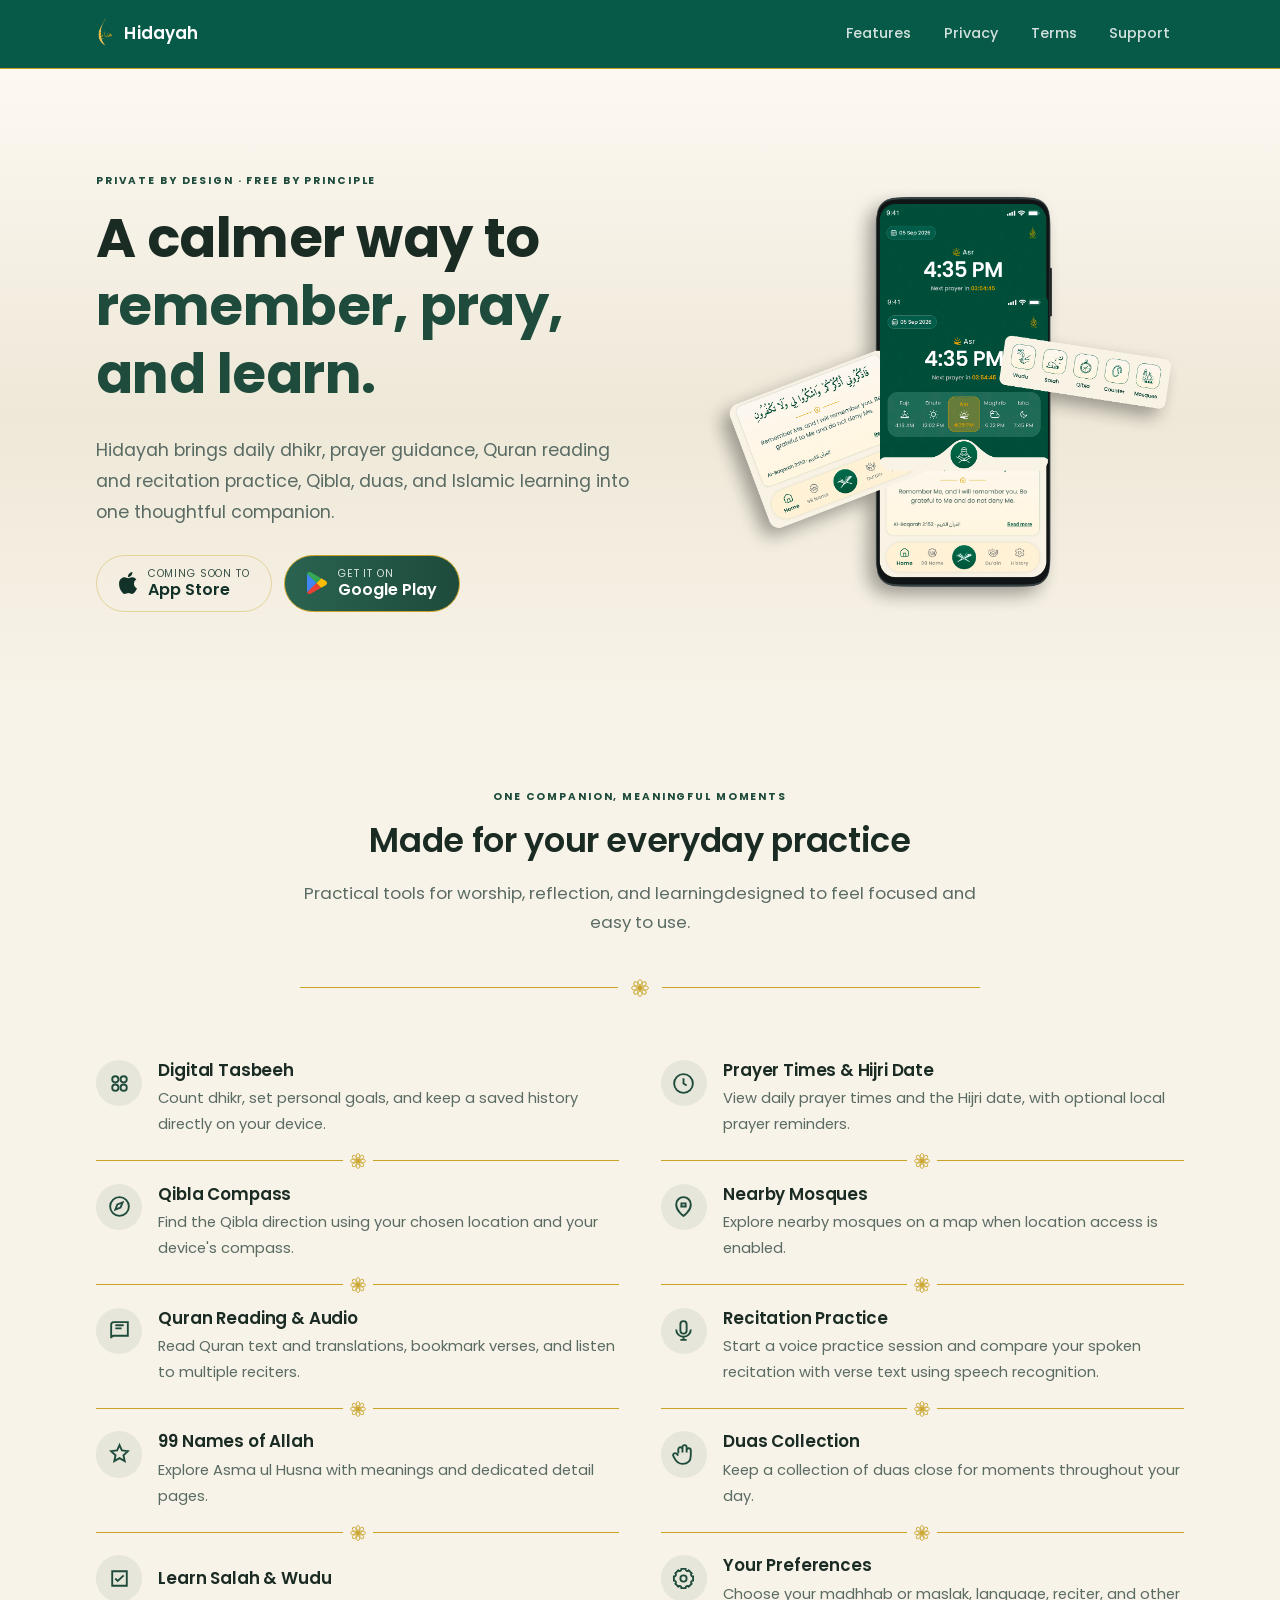
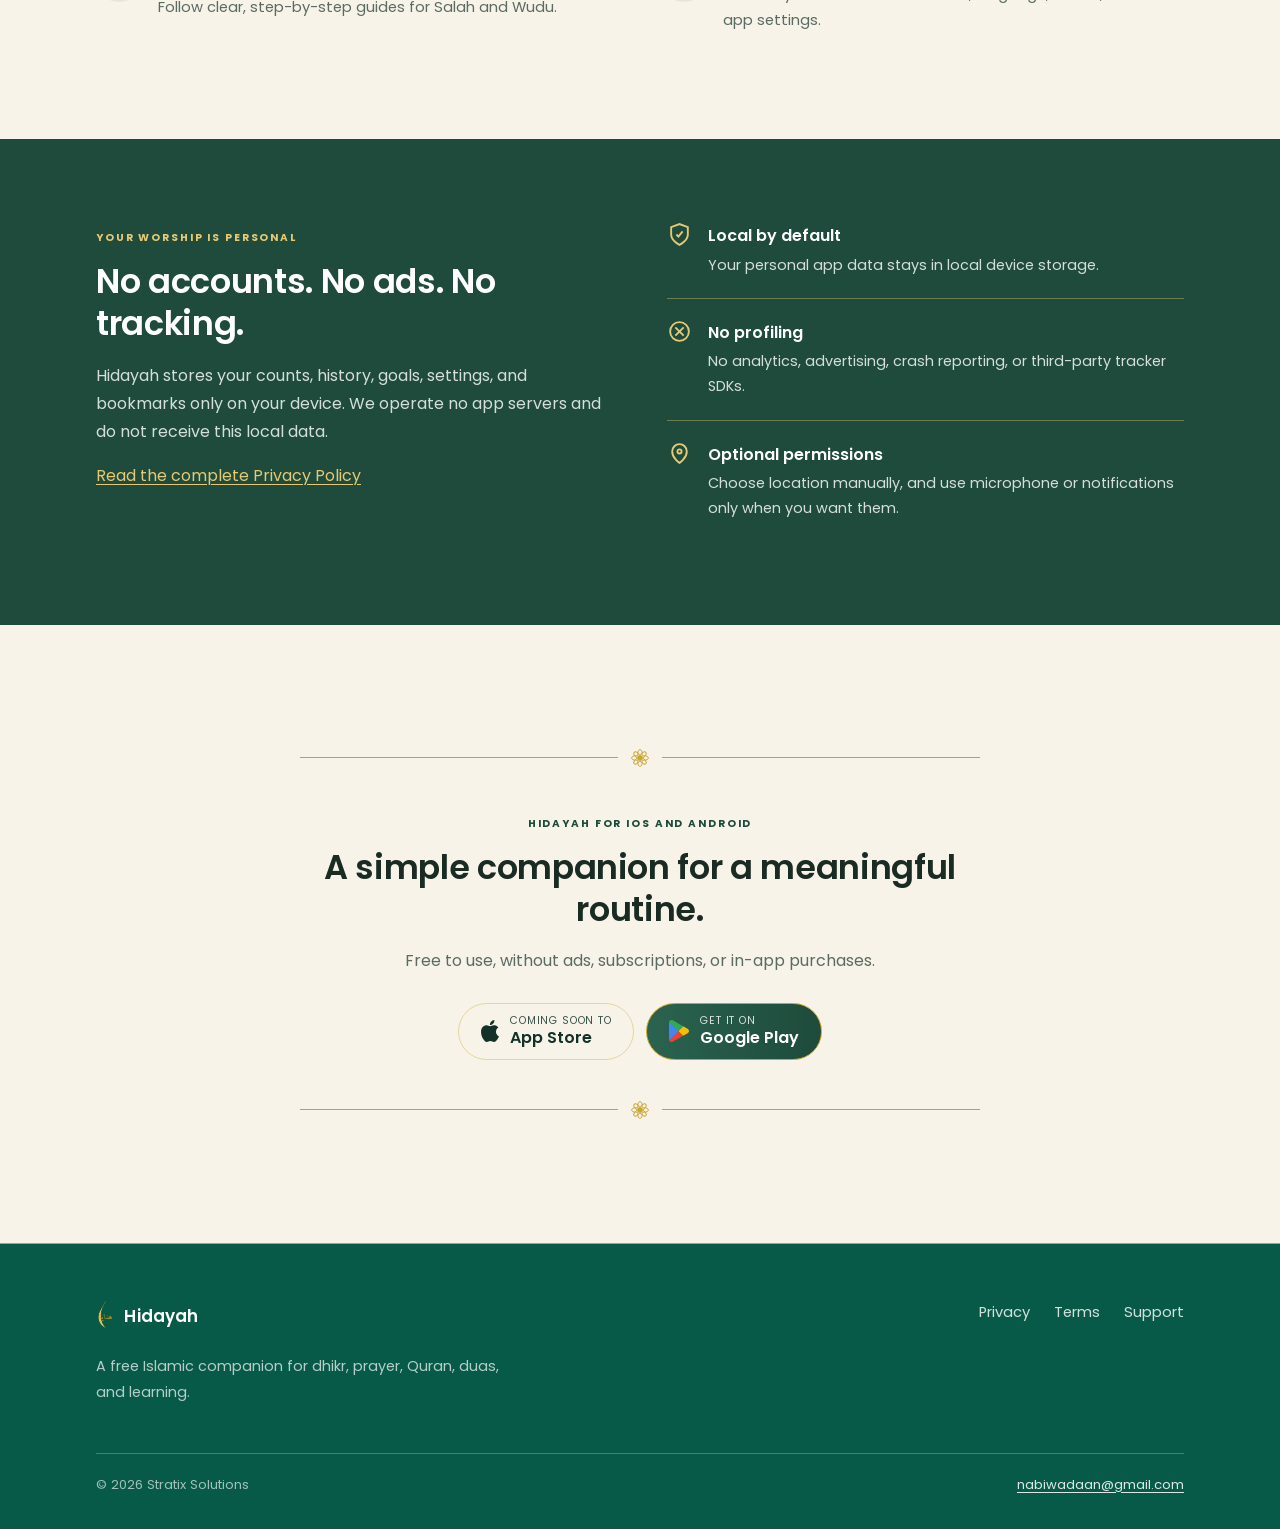
<file: index.html>
<!doctype html>
<html lang="en">
<head>
  <meta charset="utf-8">
  <meta name="viewport" content="width=device-width, initial-scale=1">
  <title>Hidayah  Your everyday Islamic companion</title>
  <meta name="description" content="Hidayah is a free, private Islamic companion for dhikr, prayer times, Qibla, Quran reading and recitation practice, duas, and step-by-step learning.">
  <meta name="author" content="Stratix Solutions">
  <meta name="theme-color" content="#1E4B3B">
  <meta name="robots" content="index, follow">
  <meta property="og:type" content="website">
  <meta property="og:title" content="Hidayah  Your everyday Islamic companion">
  <meta property="og:description" content="Remember, pray, read, and learn with one calm, privacy-first app.">
  <meta name="twitter:card" content="summary">
  <meta name="twitter:title" content="Hidayah  Your everyday Islamic companion">
  <meta name="twitter:description" content="Remember, pray, read, and learn with one calm, privacy-first app.">
  <link rel="icon" href="data:image/svg+xml,%3Csvg xmlns='http://www.w3.org/2000/svg' viewBox='0 0 64 64'%3E%3Crect width='64' height='64' rx='16' fill='%231E4B3B'/%3E%3Cpath d='M42 13a21 21 0 1 0 9 37A24 24 0 1 1 42 13Z' fill='%23E6C77A'/%3E%3C/svg%3E">
  <link rel="preconnect" href="https://fonts.googleapis.com">
  <link rel="preconnect" href="https://fonts.gstatic.com" crossorigin>
  <link rel="stylesheet" href="https://fonts.googleapis.com/css2?family=Poppins:wght@300;400;500;600;700&family=Amiri:wght@400;700&family=Scheherazade+New:wght@400;700&display=swap">
  <link rel="stylesheet" href="styles.css">
</head>
<body id="top">
  <a class="skip-link" href="#main-content">Skip to main content</a>

  <header class="site-header">
    <div class="container nav-wrap">
      <a class="brand" href="index.html" aria-label="Hidayah home">
        <img class="brand-mark" src="images/hidayah-mark.png" width="72" height="128" alt="" aria-hidden="true" decoding="async">
        <span>Hidayah</span>
      </a>
      <nav class="site-nav" aria-label="Primary navigation">
        <a href="#features">Features</a>
        <a href="privacy.html">Privacy</a>
        <a href="terms.html">Terms</a>
        <a href="support.html">Support</a>
      </nav>
    </div>
  </header>

  <main id="main-content">
    <section class="hero" aria-labelledby="hero-title">
      <div class="container hero-grid">
        <div class="hero-copy">
          <span class="eyebrow">Private by design · Free by principle</span>
          <h1 id="hero-title">A calmer way to <span>remember, pray, and learn.</span></h1>
          <p class="hero-lead">Hidayah brings daily dhikr, prayer guidance, Quran reading and recitation practice, Qibla, duas, and Islamic learning into one thoughtful companion.</p>

          <div class="hero-actions" aria-label="Download Hidayah">
<a
  class="store-button store-button-soon apple-store-button"
  aria-disabled="true"
  aria-label="Hidayah on the Apple App Store  coming soon"
>
  <svg
    class="store-logo apple-logo"
    aria-hidden="true"
    focusable="false"
    width="18"
    height="22"
    viewBox="0 0 814 1000"
    xmlns="http://www.w3.org/2000/svg"
  >
    <path
      fill="#123128"
      d="M788.1 340.9c-5.8 4.5-108.2 62.2-108.2 190.5 0 148.4 130.3 200.9 134.2 202.2-.6 3.2-20.7 71.9-68.7 141.9-42.8 61.6-87.5 123.1-155.5 123.1s-85.5-39.5-164-39.5c-76.5 0-103.7 40.8-165.9 40.8s-105.6-57-155.5-127C46.7 790.7 0 663 0 541.8c0-194.4 126.4-297.5 250.8-297.5 66.1 0 121.2 43.4 162.7 43.4 39.5 0 101.1-46 176.3-46 28.5 0 130.9 2.6 198.3 99.2zm-234-181.5c31.1-36.9 53.1-88.1 53.1-139.3 0-7.1-.6-14.3-1.9-20.1-50.6 1.9-110.8 33.7-147.1 75.8-28.5 32.4-55.1 83.6-55.1 135.5 0 7.8 1.3 15.6 1.9 18.1 3.2.6 8.4 1.3 13.6 1.3 45.4 0 102.5-30.4 135.5-71.3z"
    />
  </svg>

  <span>
    <small  style="color: #123128;">Coming soon to</small>
    <strong style="color: #123128;">App Store</strong>
  </span>
</a>


<a
  class="store-button"
  href="https://play.google.com/store/apps/details?id=com.nabi12.NoorTasbeeh"
  aria-label="Get Hidayah on Google Play"
>
  <svg
    class="store-logo google-play-logo"
    aria-hidden="true"
    focusable="false"
    width="20"
    height="22"
    viewBox="0 0 466 511.98"
    fill-rule="evenodd"
    clip-rule="evenodd"
    image-rendering="optimizeQuality"
    shape-rendering="geometricPrecision"
    text-rendering="geometricPrecision"
  >
    <g fill-rule="nonzero">
      <path
        fill="#EA4335"
        d="M199.9 237.8 1.4 470.17c7.22 24.57 30.16 41.81 55.8 41.81 11.16 0 20.93-2.79 29.3-8.37l244.16-139.46L199.9 237.8z"
      />

      <path
        fill="#FBBC04"
        d="m433.91 205.1-104.65-60-111.61 110.22 113.01 108.83 104.64-58.6c18.14-9.77 30.7-29.3 30.7-50.23-1.4-20.93-13.95-40.46-32.09-50.22z"
      />

      <path
        fill="#34A853"
        d="M199.42 273.45 329.27 145.1 87.9 8.37C79.53 2.79 68.36 0 57.2 0 30.7 0 6.98 18.14 1.4 41.86l198.02 231.59z"
      />

      <path
        fill="#4285F4"
        d="M1.39 41.86C0 46.04 0 51.63 0 57.2v397.64c0 5.57 0 9.76 1.4 15.34l216.27-214.86L1.39 41.86z"
      />
    </g>
  </svg>

  <span>
    <small>Get it on</small>
    <strong>Google Play</strong>
  </span>
</a>
          </div>

        
        </div>

        <img
      
          src="images/Hero-image-web-page.png"
          width="600"
          height="430"
          fetchpriority="high"
          decoding="async"
          alt="Hidayah running on a phone: the home screen shows Maghrib at 7:33 PM with a countdown, the day's five prayer times, quick actions for Wudu, Salah, Qibla and nearby mosques, and a hadith set on the page beneath them."
        >
      </div>
    </section>

    <section class="section" id="features" aria-labelledby="features-title">
      <div class="container">
        <div class="section-heading">
          <span class="eyebrow">One companion, meaningful moments</span>
          <h2 id="features-title">Made for your everyday practice</h2>
          <p>Practical tools for worship, reflection, and learningdesigned to feel focused and easy to use.</p>
          <div class="ornament" role="presentation"><svg width="20" height="20" viewBox="0 0 24 24" aria-hidden="true" focusable="false"><g fill="none" stroke="#C9A227" stroke-width="1.1"><ellipse cx="12" cy="7" rx="2.6" ry="5"/><ellipse cx="12" cy="7" rx="2.6" ry="5" transform="rotate(45 12 12)"/><ellipse cx="12" cy="7" rx="2.6" ry="5" transform="rotate(90 12 12)"/><ellipse cx="12" cy="7" rx="2.6" ry="5" transform="rotate(135 12 12)"/><ellipse cx="12" cy="7" rx="2.6" ry="5" transform="rotate(180 12 12)"/><ellipse cx="12" cy="7" rx="2.6" ry="5" transform="rotate(225 12 12)"/><ellipse cx="12" cy="7" rx="2.6" ry="5" transform="rotate(270 12 12)"/><ellipse cx="12" cy="7" rx="2.6" ry="5" transform="rotate(315 12 12)"/></g><circle cx="12" cy="12" r="1.9" fill="#C9A227"/></svg></div>
        </div>

        <div class="feature-grid">
          <article class="feature-card">
            <span class="feature-icon">
              <svg aria-hidden="true" width="25" height="25" viewBox="0 0 24 24" fill="none" stroke="currentColor" stroke-width="1.8"><circle cx="8" cy="8" r="3"/><circle cx="16" cy="8" r="3"/><circle cx="8" cy="16" r="3"/><circle cx="16" cy="16" r="3"/></svg>
            </span>
            <h3>Digital Tasbeeh</h3>
            <p>Count dhikr, set personal goals, and keep a saved history directly on your device.</p>
          </article>

          <article class="feature-card">
            <span class="feature-icon">
              <svg aria-hidden="true" width="25" height="25" viewBox="0 0 24 24" fill="none" stroke="currentColor" stroke-width="1.8"><circle cx="12" cy="12" r="9"/><path d="M12 7v5l3 2"/></svg>
            </span>
            <h3>Prayer Times & Hijri Date</h3>
            <p>View daily prayer times and the Hijri date, with optional local prayer reminders.</p>
          </article>

          <article class="feature-card">
            <span class="feature-icon">
              <svg aria-hidden="true" width="25" height="25" viewBox="0 0 24 24" fill="none" stroke="currentColor" stroke-width="1.8"><circle cx="12" cy="12" r="9"/><path d="m15 8-2 5-5 2 2-5 5-2Z"/></svg>
            </span>
            <h3>Qibla Compass</h3>
            <p>Find the Qibla direction using your chosen location and your device's compass.</p>
          </article>

          <article class="feature-card">
            <span class="feature-icon">
              <svg aria-hidden="true" width="25" height="25" viewBox="0 0 24 24" fill="none" stroke="currentColor" stroke-width="1.8"><path d="M12 21s7-4.4 7-11a7 7 0 1 0-14 0c0 6.6 7 11 7 11Z"/><path d="M9 12h6M10 12V9h4v3"/></svg>
            </span>
            <h3>Nearby Mosques</h3>
            <p>Explore nearby mosques on a map when location access is enabled.</p>
          </article>

          <article class="feature-card">
            <span class="feature-icon">
              <svg aria-hidden="true" width="25" height="25" viewBox="0 0 24 24" fill="none" stroke="currentColor" stroke-width="1.8"><path d="M4 19.5A2.5 2.5 0 0 1 6.5 17H20V4H6.5A2.5 2.5 0 0 0 4 6.5v13Z"/><path d="M8 7h8M8 10h6"/></svg>
            </span>
            <h3>Quran Reading & Audio</h3>
            <p>Read Quran text and translations, bookmark verses, and listen to multiple reciters.</p>
          </article>

          <article class="feature-card">
            <span class="feature-icon">
              <svg aria-hidden="true" width="25" height="25" viewBox="0 0 24 24" fill="none" stroke="currentColor" stroke-width="1.8"><rect x="9" y="3" width="6" height="12" rx="3"/><path d="M5 11a7 7 0 0 0 14 0M12 18v3M9 21h6"/></svg>
            </span>
            <h3>Recitation Practice</h3>
            <p>Start a voice practice session and compare your spoken recitation with verse text using speech recognition.</p>
          </article>

          <article class="feature-card">
            <span class="feature-icon">
              <svg aria-hidden="true" width="25" height="25" viewBox="0 0 24 24" fill="none" stroke="currentColor" stroke-width="1.8"><path d="M12 3 9.7 8.1 4 8.8l4.2 3.9L7 18.3l5-2.8 5 2.8-1.2-5.6L20 8.8l-5.7-.7L12 3Z"/></svg>
            </span>
            <h3>99 Names of Allah</h3>
            <p>Explore Asma ul Husna with meanings and dedicated detail pages.</p>
          </article>

          <article class="feature-card">
            <span class="feature-icon">
              <svg aria-hidden="true" width="25" height="25" viewBox="0 0 24 24" fill="none" stroke="currentColor" stroke-width="1.8"><path d="M7 11V7a2 2 0 0 1 4 0v3-5a2 2 0 0 1 4 0v5-2a2 2 0 0 1 4 0v5c0 5-3 8-8 8-4 0-6-2-8-6l-1-2a2 2 0 0 1 3-2l2 2"/></svg>
            </span>
            <h3>Duas Collection</h3>
            <p>Keep a collection of duas close for moments throughout your day.</p>
          </article>

          <article class="feature-card">
            <span class="feature-icon">
              <svg aria-hidden="true" width="25" height="25" viewBox="0 0 24 24" fill="none" stroke="currentColor" stroke-width="1.8"><path d="M5 5h14v14H5z"/><path d="m8 12 2.3 2.3L16 9"/></svg>
            </span>
            <h3>Learn Salah & Wudu</h3>
            <p>Follow clear, step-by-step guides for Salah and Wudu.</p>
          </article>

          <article class="feature-card">
            <span class="feature-icon">
              <svg aria-hidden="true" width="25" height="25" viewBox="0 0 24 24" fill="none" stroke="currentColor" stroke-width="1.8"><circle cx="12" cy="12" r="3"/><path d="M19.4 15a1.7 1.7 0 0 0 .3 1.9l.1.1-2.8 2.8-.1-.1a1.7 1.7 0 0 0-1.9-.3 1.7 1.7 0 0 0-1 1.6v.2h-4V21a1.7 1.7 0 0 0-1-1.6 1.7 1.7 0 0 0-1.9.3l-.1.1L4.2 17l.1-.1a1.7 1.7 0 0 0 .3-1.9A1.7 1.7 0 0 0 3 14H2.8v-4H3a1.7 1.7 0 0 0 1.6-1 1.7 1.7 0 0 0-.3-1.9L4.2 7 7 4.2l.1.1a1.7 1.7 0 0 0 1.9.3A1.7 1.7 0 0 0 10 3V2.8h4V3a1.7 1.7 0 0 0 1 1.6 1.7 1.7 0 0 0 1.9-.3l.1-.1L19.8 7l-.1.1a1.7 1.7 0 0 0-.3 1.9 1.7 1.7 0 0 0 1.6 1h.2v4H21a1.7 1.7 0 0 0-1.6 1Z"/></svg>
            </span>
            <h3>Your Preferences</h3>
            <p>Choose your madhhab or maslak, language, reciter, and other app settings.</p>
          </article>
        </div>
      </div>
    </section>

    <section class="section privacy-band" aria-labelledby="privacy-title">
      <div class="container privacy-grid">
        <div>
          <span class="eyebrow">Your worship is personal</span>
          <h2 id="privacy-title">No accounts. No ads. No tracking.</h2>
          <p>Hidayah stores your counts, history, goals, settings, and bookmarks only on your device. We operate no app servers and do not receive this local data.</p>
          <p><a href="privacy.html">Read the complete Privacy Policy</a></p>
        </div>
        <div class="privacy-points">
          <div class="privacy-point">
            <svg aria-hidden="true" width="25" height="25" viewBox="0 0 24 24" fill="none" stroke="currentColor" stroke-width="1.8"><path d="M12 22s8-4 8-10V5l-8-3-8 3v7c0 6 8 10 8 10Z"/><path d="m9 12 2 2 4-5"/></svg>
            <div><strong>Local by default</strong><p>Your personal app data stays in local device storage.</p></div>
          </div>
          <div class="privacy-point">
            <svg aria-hidden="true" width="25" height="25" viewBox="0 0 24 24" fill="none" stroke="currentColor" stroke-width="1.8"><circle cx="12" cy="12" r="9"/><path d="m8 8 8 8M16 8l-8 8"/></svg>
            <div><strong>No profiling</strong><p>No analytics, advertising, crash reporting, or third-party tracker SDKs.</p></div>
          </div>
          <div class="privacy-point">
            <svg aria-hidden="true" width="25" height="25" viewBox="0 0 24 24" fill="none" stroke="currentColor" stroke-width="1.8"><path d="M12 21s7-4.4 7-11a7 7 0 1 0-14 0c0 6.6 7 11 7 11Z"/><circle cx="12" cy="10" r="2"/></svg>
            <div><strong>Optional permissions</strong><p>Choose location manually, and use microphone or notifications only when you want them.</p></div>
          </div>
        </div>
      </div>
    </section>

    <section class="section" aria-labelledby="cta-title">
      <div class="container">
        <div class="cta-card">
          <div class="ornament" role="presentation"><svg width="20" height="20" viewBox="0 0 24 24" aria-hidden="true" focusable="false"><g fill="none" stroke="#C9A227" stroke-width="1.1"><ellipse cx="12" cy="7" rx="2.6" ry="5"/><ellipse cx="12" cy="7" rx="2.6" ry="5" transform="rotate(45 12 12)"/><ellipse cx="12" cy="7" rx="2.6" ry="5" transform="rotate(90 12 12)"/><ellipse cx="12" cy="7" rx="2.6" ry="5" transform="rotate(135 12 12)"/><ellipse cx="12" cy="7" rx="2.6" ry="5" transform="rotate(180 12 12)"/><ellipse cx="12" cy="7" rx="2.6" ry="5" transform="rotate(225 12 12)"/><ellipse cx="12" cy="7" rx="2.6" ry="5" transform="rotate(270 12 12)"/><ellipse cx="12" cy="7" rx="2.6" ry="5" transform="rotate(315 12 12)"/></g><circle cx="12" cy="12" r="1.9" fill="#C9A227"/></svg></div>
          <span class="eyebrow">Hidayah for iOS and Android</span>
          <h2 id="cta-title">A simple companion for a meaningful routine.</h2>
          <p>Free to use, without ads, subscriptions, or in-app purchases.</p>
          <div class="store-row" aria-label="Download Hidayah">
        <a
  class="store-button store-button-soon apple-store-button"
  aria-disabled="true"
  aria-label="Hidayah on the Apple App Store  coming soon"
>
  <svg
    class="store-logo apple-logo"
    aria-hidden="true"
    focusable="false"
    width="18"
    height="22"
    viewBox="0 0 814 1000"
    xmlns="http://www.w3.org/2000/svg"
  >
    <path
      fill="#123128"
      d="M788.1 340.9c-5.8 4.5-108.2 62.2-108.2 190.5 0 148.4 130.3 200.9 134.2 202.2-.6 3.2-20.7 71.9-68.7 141.9-42.8 61.6-87.5 123.1-155.5 123.1s-85.5-39.5-164-39.5c-76.5 0-103.7 40.8-165.9 40.8s-105.6-57-155.5-127C46.7 790.7 0 663 0 541.8c0-194.4 126.4-297.5 250.8-297.5 66.1 0 121.2 43.4 162.7 43.4 39.5 0 101.1-46 176.3-46 28.5 0 130.9 2.6 198.3 99.2zm-234-181.5c31.1-36.9 53.1-88.1 53.1-139.3 0-7.1-.6-14.3-1.9-20.1-50.6 1.9-110.8 33.7-147.1 75.8-28.5 32.4-55.1 83.6-55.1 135.5 0 7.8 1.3 15.6 1.9 18.1 3.2.6 8.4 1.3 13.6 1.3 45.4 0 102.5-30.4 135.5-71.3z"
    />
  </svg>

  <span>
    <small  style="color: #123128;">Coming soon to</small>
    <strong style="color: #123128;">App Store</strong>
  </span>
</a>


<a
  class="store-button"
  href="https://play.google.com/store/apps/details?id=com.nabi12.NoorTasbeeh"
  aria-label="Get Hidayah on Google Play"
>
  <svg
    class="store-logo google-play-logo"
    aria-hidden="true"
    focusable="false"
    width="20"
    height="22"
    viewBox="0 0 466 511.98"
    fill-rule="evenodd"
    clip-rule="evenodd"
    image-rendering="optimizeQuality"
    shape-rendering="geometricPrecision"
    text-rendering="geometricPrecision"
  >
    <g fill-rule="nonzero">
      <path
        fill="#EA4335"
        d="M199.9 237.8 1.4 470.17c7.22 24.57 30.16 41.81 55.8 41.81 11.16 0 20.93-2.79 29.3-8.37l244.16-139.46L199.9 237.8z"
      />

      <path
        fill="#FBBC04"
        d="m433.91 205.1-104.65-60-111.61 110.22 113.01 108.83 104.64-58.6c18.14-9.77 30.7-29.3 30.7-50.23-1.4-20.93-13.95-40.46-32.09-50.22z"
      />

      <path
        fill="#34A853"
        d="M199.42 273.45 329.27 145.1 87.9 8.37C79.53 2.79 68.36 0 57.2 0 30.7 0 6.98 18.14 1.4 41.86l198.02 231.59z"
      />

      <path
        fill="#4285F4"
        d="M1.39 41.86C0 46.04 0 51.63 0 57.2v397.64c0 5.57 0 9.76 1.4 15.34l216.27-214.86L1.39 41.86z"
      />
    </g>
  </svg>

  <span>
    <small>Get it on</small>
    <strong>Google Play</strong>
  </span>
</a>
      
          </div>
          <div class="ornament" role="presentation"><svg width="20" height="20" viewBox="0 0 24 24" aria-hidden="true" focusable="false"><g fill="none" stroke="#C9A227" stroke-width="1.1"><ellipse cx="12" cy="7" rx="2.6" ry="5"/><ellipse cx="12" cy="7" rx="2.6" ry="5" transform="rotate(45 12 12)"/><ellipse cx="12" cy="7" rx="2.6" ry="5" transform="rotate(90 12 12)"/><ellipse cx="12" cy="7" rx="2.6" ry="5" transform="rotate(135 12 12)"/><ellipse cx="12" cy="7" rx="2.6" ry="5" transform="rotate(180 12 12)"/><ellipse cx="12" cy="7" rx="2.6" ry="5" transform="rotate(225 12 12)"/><ellipse cx="12" cy="7" rx="2.6" ry="5" transform="rotate(270 12 12)"/><ellipse cx="12" cy="7" rx="2.6" ry="5" transform="rotate(315 12 12)"/></g><circle cx="12" cy="12" r="1.9" fill="#C9A227"/></svg></div>
        </div>
      </div>
    </section>
  </main>

  <footer class="site-footer">
    <div class="container">
      <div class="footer-grid">
        <div>
          <a class="brand footer-brand" href="index.html" aria-label="Hidayah home">
            <img class="brand-mark" src="images/hidayah-mark.png" width="72" height="128" alt="" aria-hidden="true" decoding="async">
            <span>Hidayah</span>
          </a>
          <p class="footer-copy">A free Islamic companion for dhikr, prayer, Quran, duas, and learning.</p>
        </div>
        <nav class="footer-links" aria-label="Footer navigation">
          <a href="privacy.html">Privacy</a>
          <a href="terms.html">Terms</a>
          <a href="support.html">Support</a>
        </nav>
      </div>
      <div class="footer-bottom">
        <span>© 2026 Stratix Solutions</span>
        <a href="mailto:nabiwadaan@gmail.com">nabiwadaan@gmail.com</a>
       
      </div>
    </div>
  </footer>
</body>
</html>
</file>
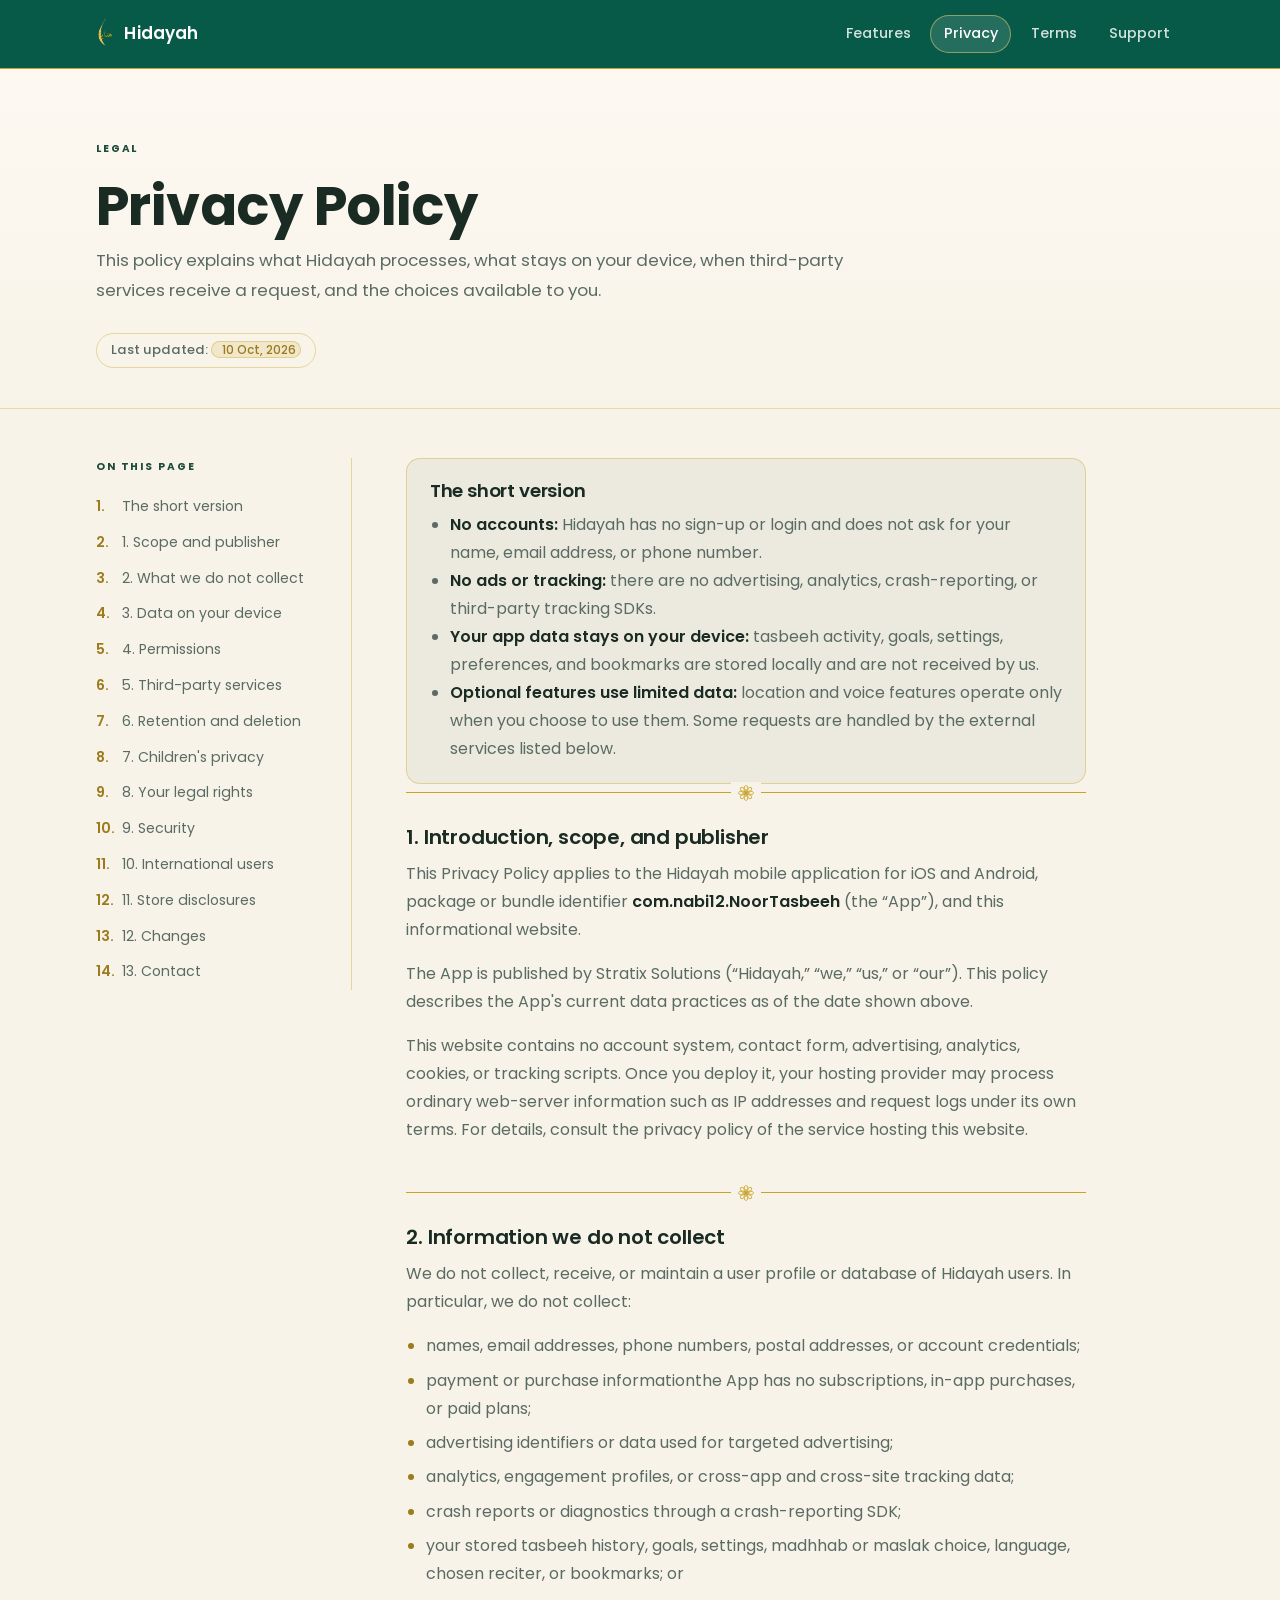
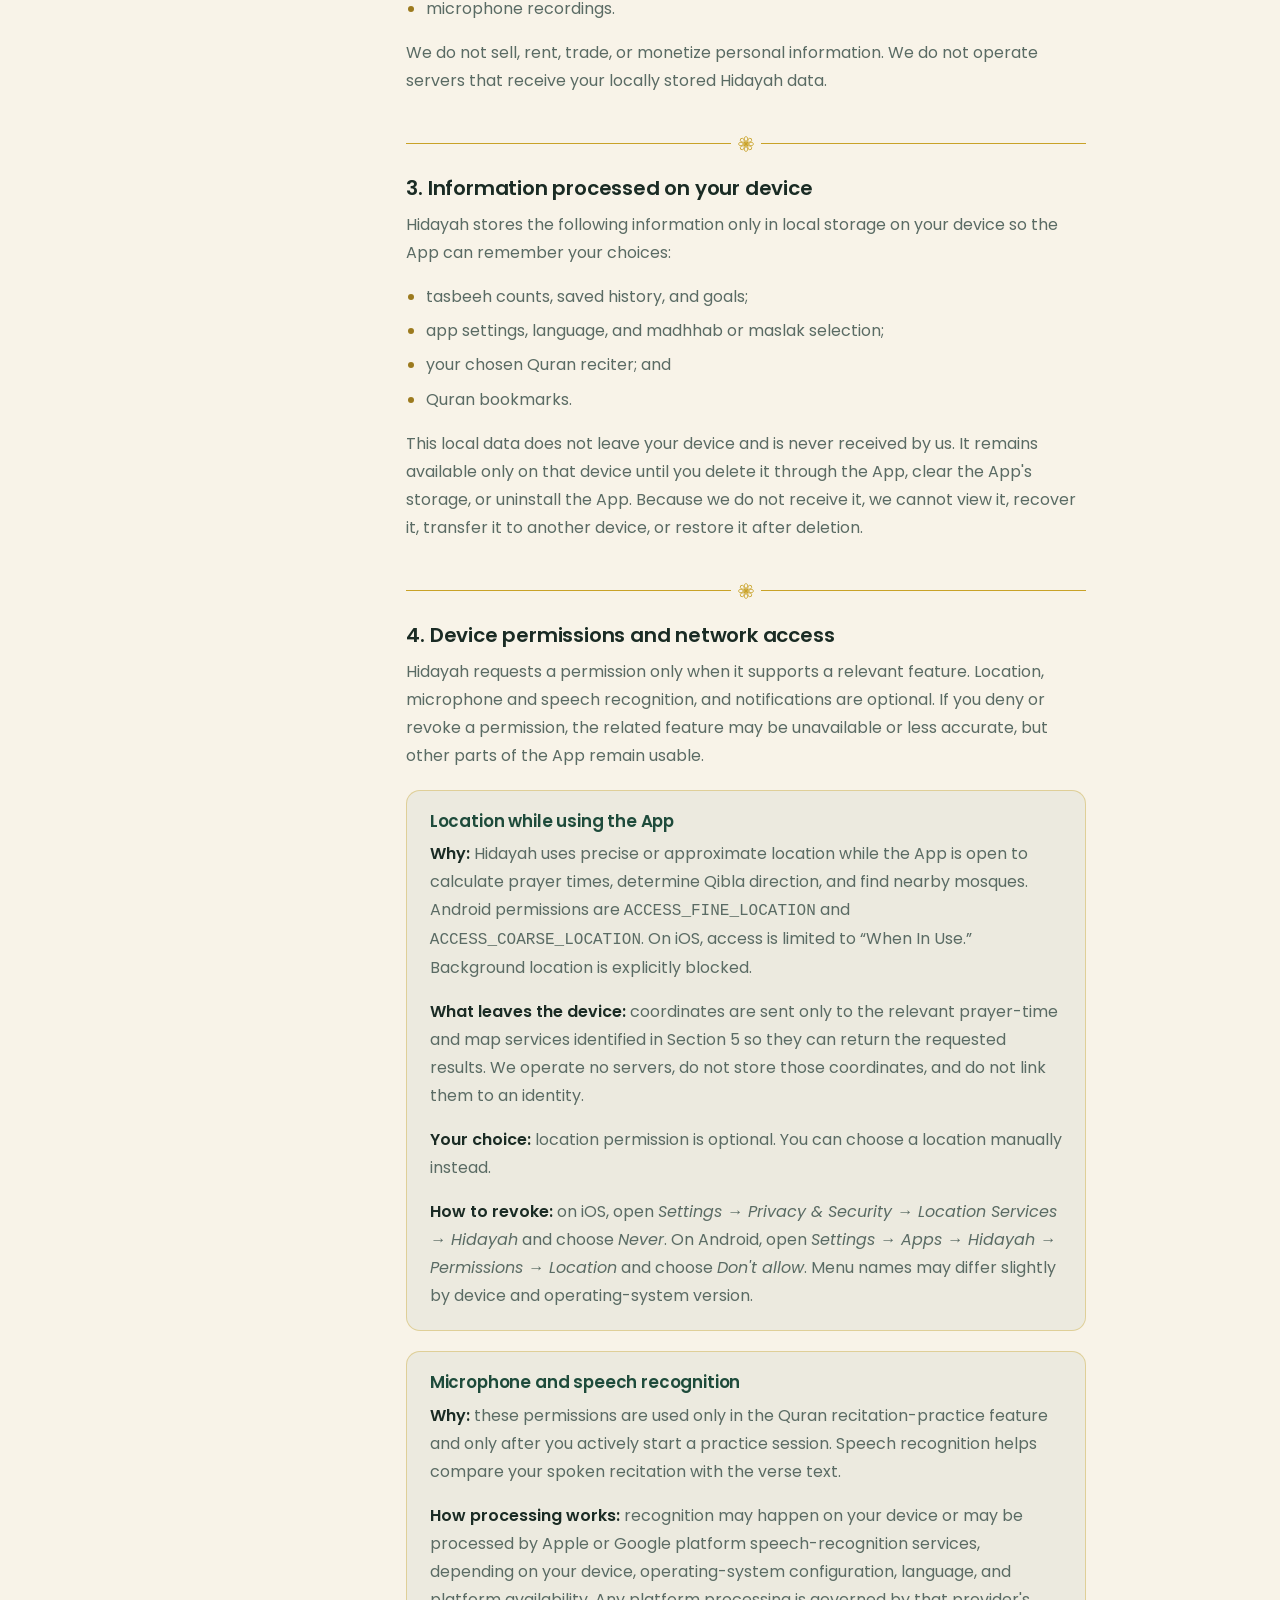
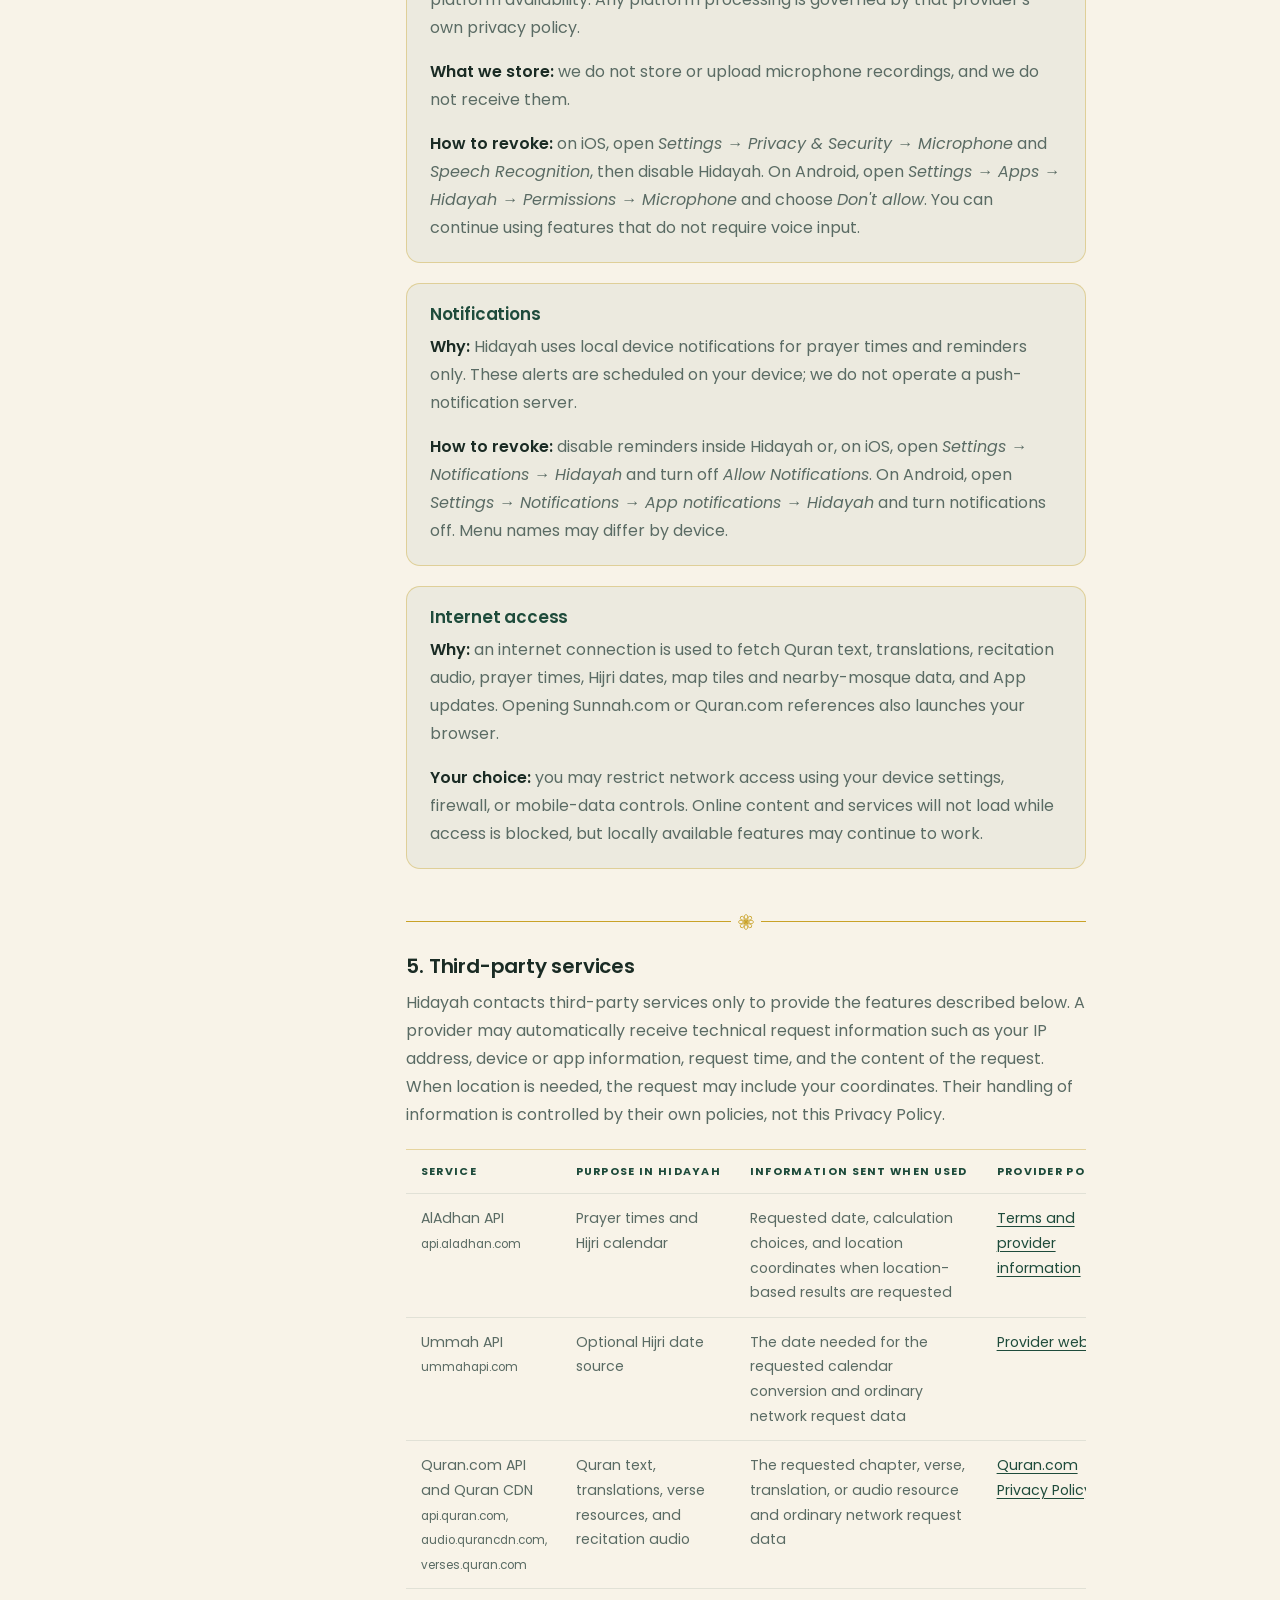
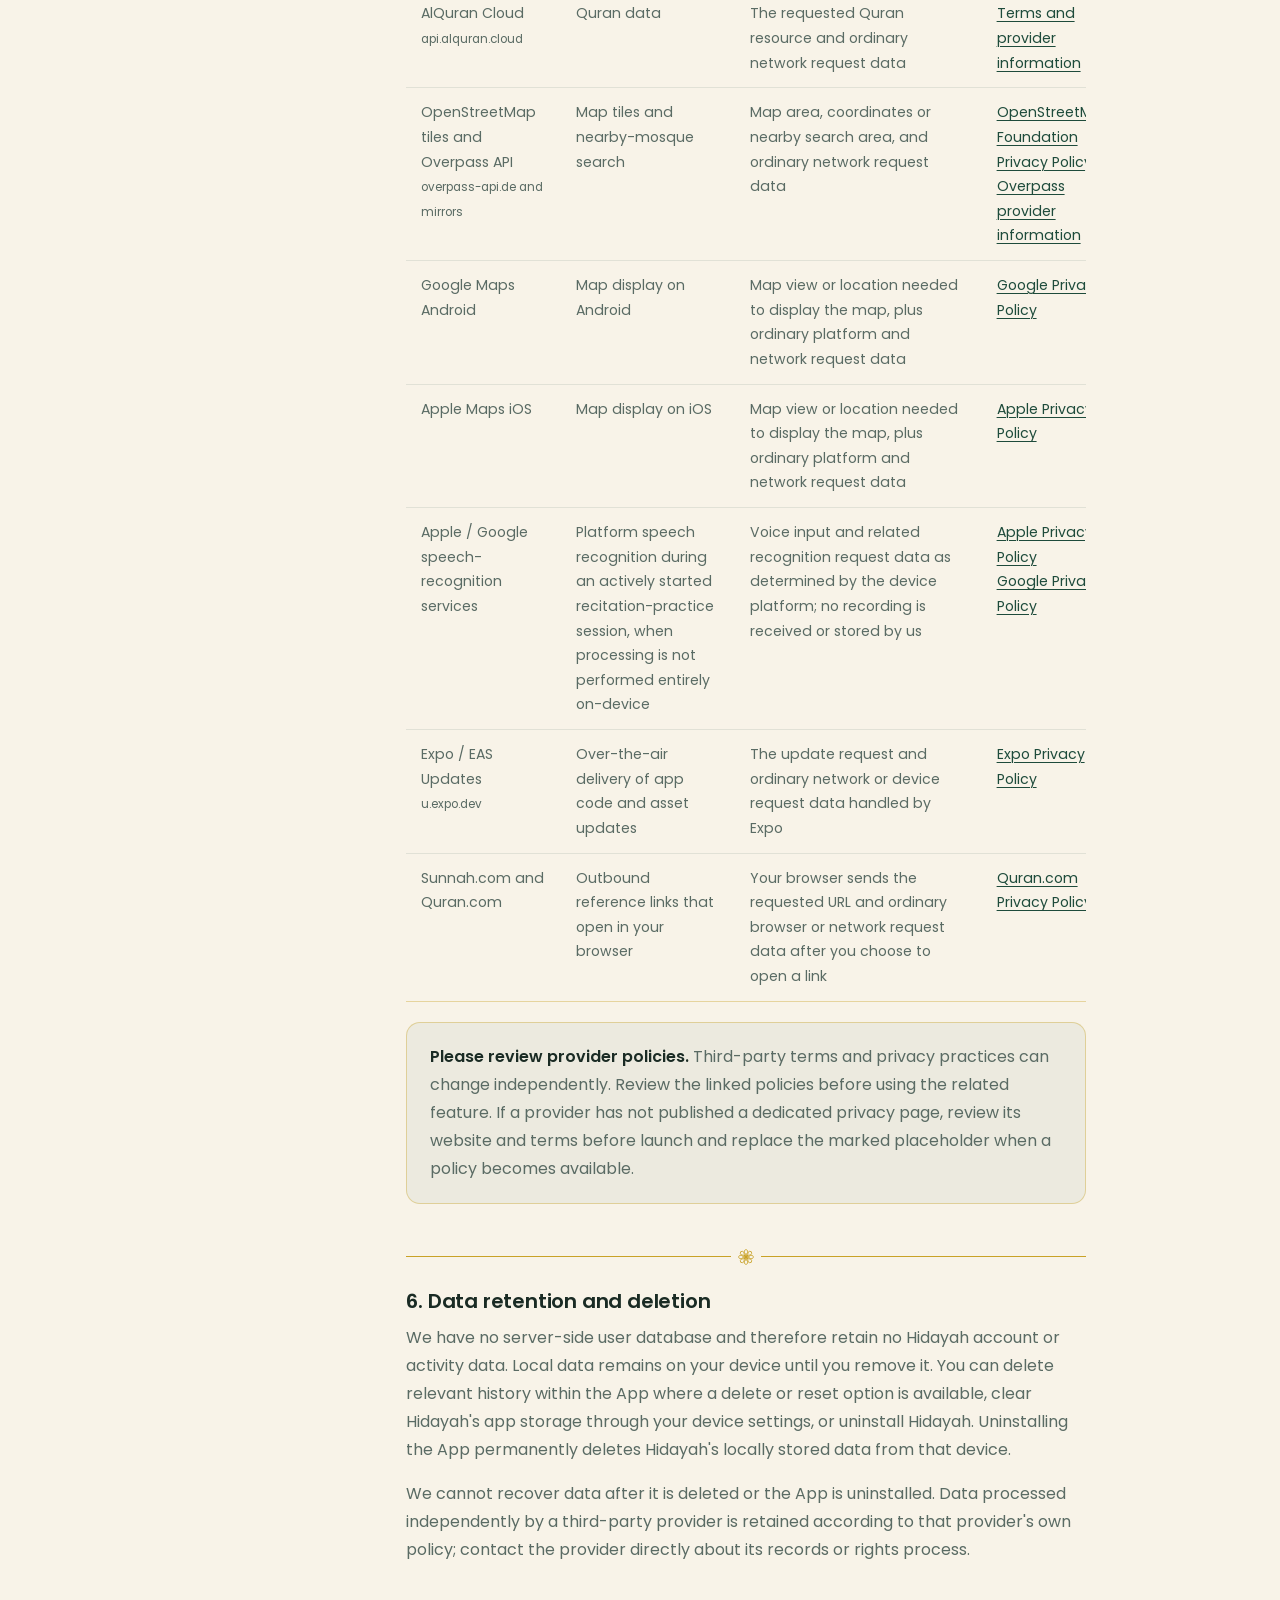
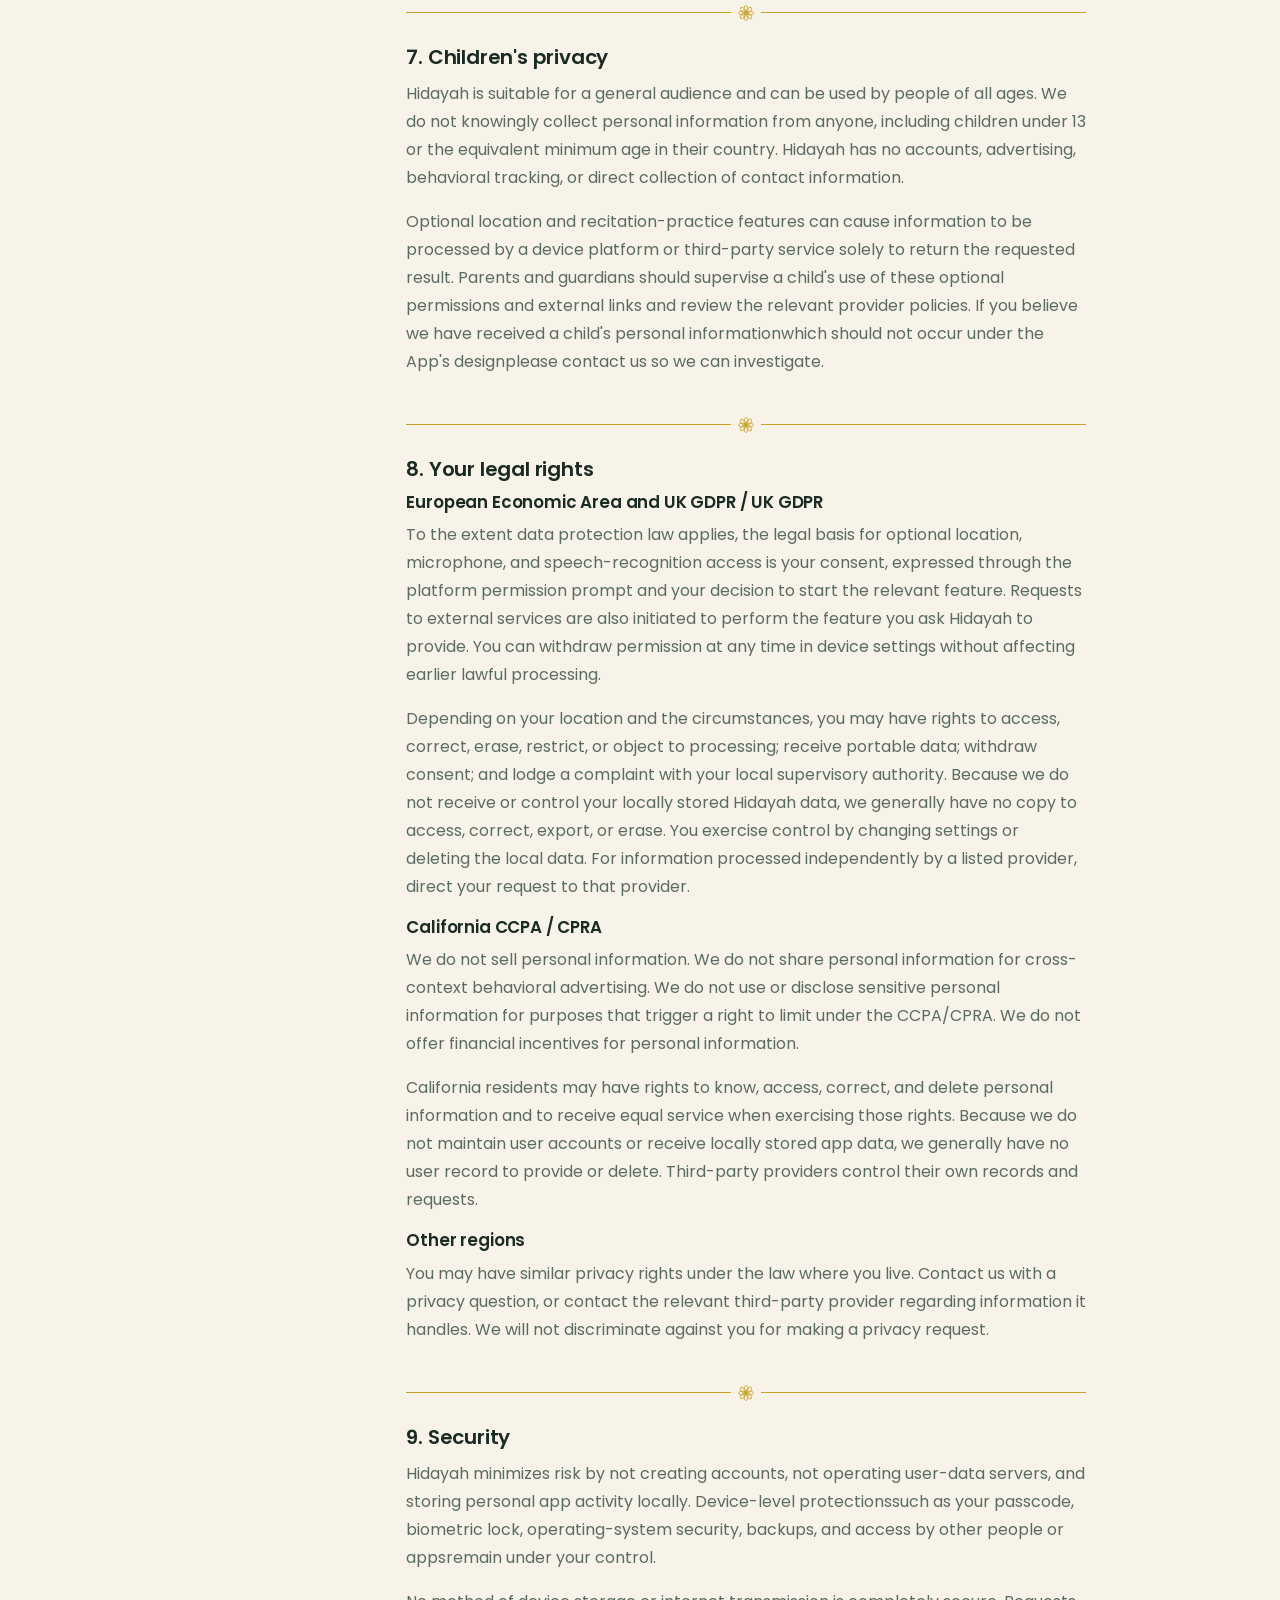
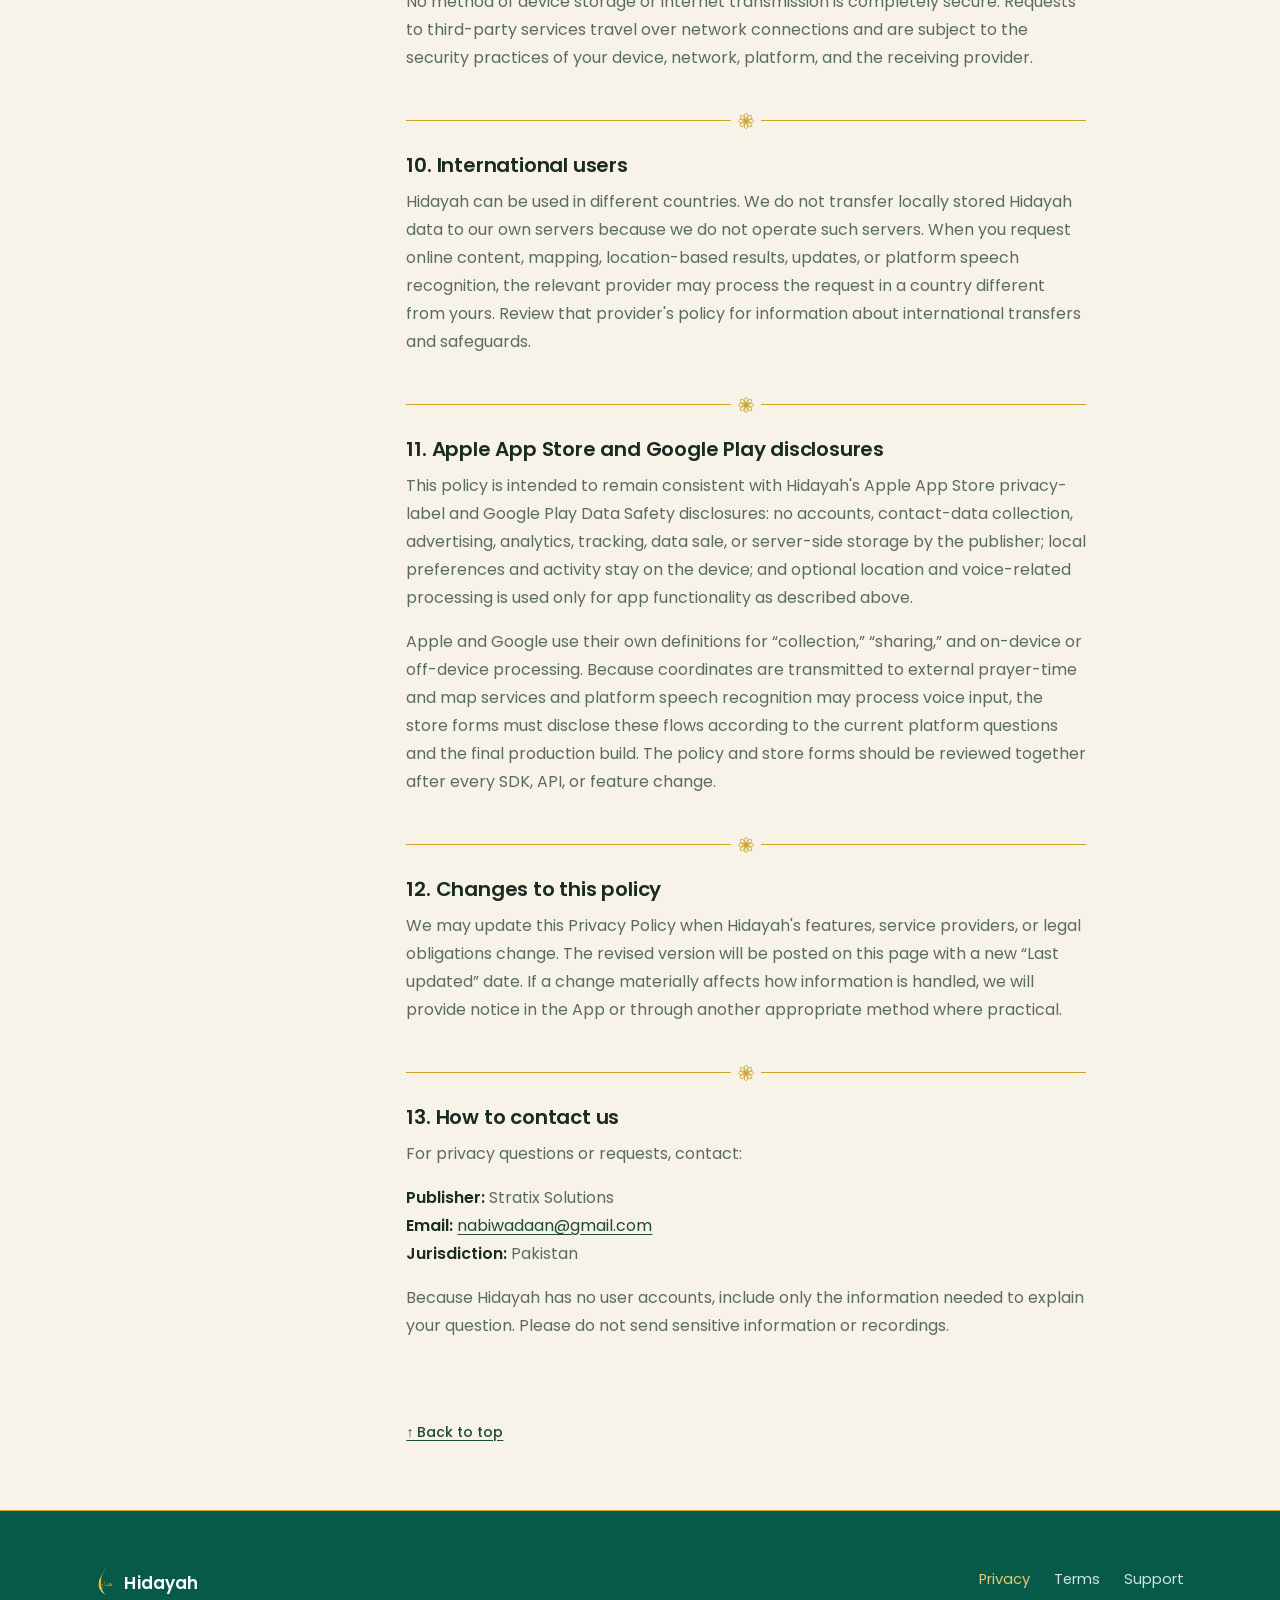
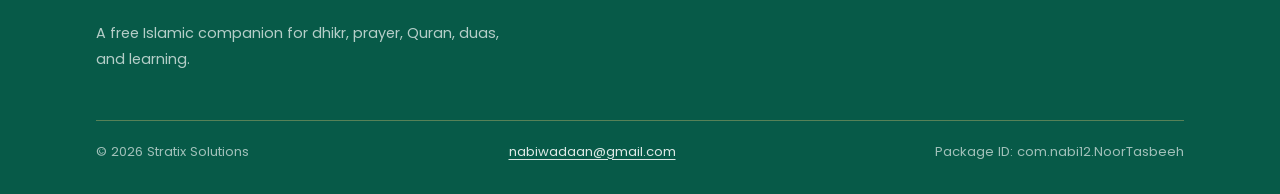
<file: privacy.html>
<!doctype html>
<html lang="en">
<head>
  <meta charset="utf-8">
  <meta name="viewport" content="width=device-width, initial-scale=1">
  <title>Privacy Policy  Hidayah</title>
  <meta name="description" content="Read Hidayah's privacy policy, including how local app data, location, microphone, speech recognition, notifications, and third-party services are handled.">
  <meta name="author" content="Stratix Solutions">
  <meta name="theme-color" content="#1E4B3B">
  <meta name="robots" content="index, follow">
  <meta property="og:type" content="website">
  <meta property="og:title" content="Privacy Policy  Hidayah">
  <meta property="og:description" content="No accounts, no ads, no tracking, and personal app data stored locally on your device.">
  <meta name="twitter:card" content="summary">
  <link rel="icon" href="data:image/svg+xml,%3Csvg xmlns='http://www.w3.org/2000/svg' viewBox='0 0 64 64'%3E%3Crect width='64' height='64' rx='16' fill='%231E4B3B'/%3E%3Cpath d='M42 13a21 21 0 1 0 9 37A24 24 0 1 1 42 13Z' fill='%23E6C77A'/%3E%3C/svg%3E">
  <link rel="preconnect" href="https://fonts.googleapis.com">
  <link rel="preconnect" href="https://fonts.gstatic.com" crossorigin>
  <link rel="stylesheet" href="https://fonts.googleapis.com/css2?family=Poppins:wght@300;400;500;600;700&family=Amiri:wght@400;700&family=Scheherazade+New:wght@400;700&display=swap">
  <link rel="stylesheet" href="styles.css">
</head>
<body class="legal-page" id="top">
  <a class="skip-link" href="#main-content">Skip to main content</a>

  <header class="site-header">
    <div class="container nav-wrap">
      <a class="brand" href="index.html" aria-label="Hidayah home">
        <img class="brand-mark" src="images/hidayah-mark.png" width="72" height="128" alt="" aria-hidden="true" decoding="async">
        <span>Hidayah</span>
      </a>
      <nav class="site-nav" aria-label="Primary navigation">
        <a href="index.html#features">Features</a>
        <a href="privacy.html" aria-current="page">Privacy</a>
        <a href="terms.html">Terms</a>
        <a href="support.html">Support</a>
      </nav>
    </div>
  </header>

  <main id="main-content">
    <header class="page-hero">
      <div class="container">
        <span class="eyebrow">Legal</span>
        <h1>Privacy Policy</h1>
        <p>This policy explains what Hidayah processes, what stays on your device, when third-party services receive a request, and the choices available to you.</p>
        <div class="last-updated">Last updated: <span class="placeholder">&nbsp; 10 Oct, 2026</span></div>
      </div>
    </header>

    <div class="container legal-layout">
      <aside class="toc" aria-labelledby="toc-title">
        <div class="toc-title" id="toc-title">On this page</div>
        <nav aria-label="Privacy Policy table of contents">
          <ol>
            <li><a href="#short-version">The short version</a></li>
            <li><a href="#scope">1. Scope and publisher</a></li>
            <li><a href="#not-collected">2. What we do not collect</a></li>
            <li><a href="#device-data">3. Data on your device</a></li>
            <li><a href="#permissions">4. Permissions</a></li>
            <li><a href="#third-parties">5. Third-party services</a></li>
            <li><a href="#retention">6. Retention and deletion</a></li>
            <li><a href="#children">7. Children's privacy</a></li>
            <li><a href="#rights">8. Your legal rights</a></li>
            <li><a href="#security">9. Security</a></li>
            <li><a href="#international">10. International users</a></li>
            <li><a href="#store-disclosures">11. Store disclosures</a></li>
            <li><a href="#changes">12. Changes</a></li>
            <li><a href="#contact">13. Contact</a></li>
          </ol>
        </nav>
      </aside>

      <article class="legal-content">
        <section class="summary-box" id="short-version" aria-labelledby="short-title">
          <h2 id="short-title">The short version</h2>
          <ul>
            <li><strong>No accounts:</strong> Hidayah has no sign-up or login and does not ask for your name, email address, or phone number.</li>
            <li><strong>No ads or tracking:</strong> there are no advertising, analytics, crash-reporting, or third-party tracking SDKs.</li>
            <li><strong>Your app data stays on your device:</strong> tasbeeh activity, goals, settings, preferences, and bookmarks are stored locally and are not received by us.</li>
            <li><strong>Optional features use limited data:</strong> location and voice features operate only when you choose to use them. Some requests are handled by the external services listed below.</li>
          </ul>
        </section>

        <section class="legal-section" id="scope">
          <h2>1. Introduction, scope, and publisher</h2>
          <p>This Privacy Policy applies to the Hidayah mobile application for iOS and Android, package or bundle identifier <strong>com.nabi12.NoorTasbeeh</strong> (the “App”), and this informational website.</p>
          <p>The App is published by Stratix Solutions (“Hidayah,” “we,” “us,” or “our”). This policy describes the App's current data practices as of the date shown above.</p>
          <p>This website contains no account system, contact form, advertising, analytics, cookies, or tracking scripts. Once you deploy it, your hosting provider may process ordinary web-server information such as IP addresses and request logs under its own terms. For details, consult the privacy policy of the service hosting this website.</p>
        </section>

        <section class="legal-section" id="not-collected">
          <h2>2. Information we do not collect</h2>
          <p>We do not collect, receive, or maintain a user profile or database of Hidayah users. In particular, we do not collect:</p>
          <ul>
            <li>names, email addresses, phone numbers, postal addresses, or account credentials;</li>
            <li>payment or purchase informationthe App has no subscriptions, in-app purchases, or paid plans;</li>
            <li>advertising identifiers or data used for targeted advertising;</li>
            <li>analytics, engagement profiles, or cross-app and cross-site tracking data;</li>
            <li>crash reports or diagnostics through a crash-reporting SDK;</li>
            <li>your stored tasbeeh history, goals, settings, madhhab or maslak choice, language, chosen reciter, or bookmarks; or</li>
            <li>microphone recordings.</li>
          </ul>
          <p>We do not sell, rent, trade, or monetize personal information. We do not operate servers that receive your locally stored Hidayah data.</p>
        </section>

        <section class="legal-section" id="device-data">
          <h2>3. Information processed on your device</h2>
          <p>Hidayah stores the following information only in local storage on your device so the App can remember your choices:</p>
          <ul>
            <li>tasbeeh counts, saved history, and goals;</li>
            <li>app settings, language, and madhhab or maslak selection;</li>
            <li>your chosen Quran reciter; and</li>
            <li>Quran bookmarks.</li>
          </ul>
          <p>This local data does not leave your device and is never received by us. It remains available only on that device until you delete it through the App, clear the App's storage, or uninstall the App. Because we do not receive it, we cannot view it, recover it, transfer it to another device, or restore it after deletion.</p>
        </section>

        <section class="legal-section" id="permissions">
          <h2>4. Device permissions and network access</h2>
          <p>Hidayah requests a permission only when it supports a relevant feature. Location, microphone and speech recognition, and notifications are optional. If you deny or revoke a permission, the related feature may be unavailable or less accurate, but other parts of the App remain usable.</p>

          <div class="permission-card">
            <h3>Location  while using the App</h3>
            <p><strong>Why:</strong> Hidayah uses precise or approximate location while the App is open to calculate prayer times, determine Qibla direction, and find nearby mosques. Android permissions are <code>ACCESS_FINE_LOCATION</code> and <code>ACCESS_COARSE_LOCATION</code>. On iOS, access is limited to “When In Use.” Background location is explicitly blocked.</p>
            <p><strong>What leaves the device:</strong> coordinates are sent only to the relevant prayer-time and map services identified in Section 5 so they can return the requested results. We operate no servers, do not store those coordinates, and do not link them to an identity.</p>
            <p><strong>Your choice:</strong> location permission is optional. You can choose a location manually instead.</p>
            <p><strong>How to revoke:</strong> on iOS, open <em>Settings → Privacy &amp; Security → Location Services → Hidayah</em> and choose <em>Never</em>. On Android, open <em>Settings → Apps → Hidayah → Permissions → Location</em> and choose <em>Don't allow</em>. Menu names may differ slightly by device and operating-system version.</p>
          </div>

          <div class="permission-card">
            <h3>Microphone and speech recognition</h3>
            <p><strong>Why:</strong> these permissions are used only in the Quran recitation-practice feature and only after you actively start a practice session. Speech recognition helps compare your spoken recitation with the verse text.</p>
            <p><strong>How processing works:</strong> recognition may happen on your device or may be processed by Apple or Google platform speech-recognition services, depending on your device, operating-system configuration, language, and platform availability. Any platform processing is governed by that provider's own privacy policy.</p>
            <p><strong>What we store:</strong> we do not store or upload microphone recordings, and we do not receive them.</p>
            <p><strong>How to revoke:</strong> on iOS, open <em>Settings → Privacy &amp; Security → Microphone</em> and <em>Speech Recognition</em>, then disable Hidayah. On Android, open <em>Settings → Apps → Hidayah → Permissions → Microphone</em> and choose <em>Don't allow</em>. You can continue using features that do not require voice input.</p>
          </div>

          <div class="permission-card">
            <h3>Notifications</h3>
            <p><strong>Why:</strong> Hidayah uses local device notifications for prayer times and reminders only. These alerts are scheduled on your device; we do not operate a push-notification server.</p>
            <p><strong>How to revoke:</strong> disable reminders inside Hidayah or, on iOS, open <em>Settings → Notifications → Hidayah</em> and turn off <em>Allow Notifications</em>. On Android, open <em>Settings → Notifications → App notifications → Hidayah</em> and turn notifications off. Menu names may differ by device.</p>
          </div>

          <div class="permission-card">
            <h3>Internet access</h3>
            <p><strong>Why:</strong> an internet connection is used to fetch Quran text, translations, recitation audio, prayer times, Hijri dates, map tiles and nearby-mosque data, and App updates. Opening Sunnah.com or Quran.com references also launches your browser.</p>
            <p><strong>Your choice:</strong> you may restrict network access using your device settings, firewall, or mobile-data controls. Online content and services will not load while access is blocked, but locally available features may continue to work.</p>
          </div>
        </section>

        <section class="legal-section" id="third-parties">
          <h2>5. Third-party services</h2>
          <p>Hidayah contacts third-party services only to provide the features described below. A provider may automatically receive technical request information such as your IP address, device or app information, request time, and the content of the request. When location is needed, the request may include your coordinates. Their handling of information is controlled by their own policies, not this Privacy Policy.</p>

          <div class="table-scroll" role="region" aria-label="Third-party services used by Hidayah" tabindex="0">
            <table>
              <thead>
                <tr>
                  <th scope="col">Service</th>
                  <th scope="col">Purpose in Hidayah</th>
                  <th scope="col">Information sent when used</th>
                  <th scope="col">Provider policy</th>
                </tr>
              </thead>
              <tbody>
                <tr>
                  <td>AlAdhan API<br><small>api.aladhan.com</small></td>
                  <td>Prayer times and Hijri calendar</td>
                  <td>Requested date, calculation choices, and location coordinates when location-based results are requested</td>
                  <td><a href="https://aladhan.com/credits-and-terms" target="_blank" rel="noopener noreferrer">Terms and provider information</a></td>
                </tr>
                <tr>
                  <td>Ummah API<br><small>ummahapi.com</small></td>
                  <td>Optional Hijri date source</td>
                  <td>The date needed for the requested calendar conversion and ordinary network request data</td>
                  <td><a href="https://ummahapi.com/" target="_blank" rel="noopener noreferrer">Provider website</a></td>
                </tr>
                <tr>
                  <td>Quran.com API and Quran CDN<br><small>api.quran.com, audio.qurancdn.com, verses.quran.com</small></td>
                  <td>Quran text, translations, verse resources, and recitation audio</td>
                  <td>The requested chapter, verse, translation, or audio resource and ordinary network request data</td>
                  <td><a href="https://quran.com/privacy" target="_blank" rel="noopener noreferrer">Quran.com Privacy Policy</a></td>
                </tr>
                <tr>
                  <td>AlQuran Cloud<br><small>api.alquran.cloud</small></td>
                  <td>Quran data</td>
                  <td>The requested Quran resource and ordinary network request data</td>
                  <td><a href="https://alquran.cloud/terms-and-conditions" target="_blank" rel="noopener noreferrer">Terms and provider information</a></td>
                </tr>
                <tr>
                  <td>OpenStreetMap tiles and Overpass API<br><small>overpass-api.de and mirrors</small></td>
                  <td>Map tiles and nearby-mosque search</td>
                  <td>Map area, coordinates or nearby search area, and ordinary network request data</td>
                  <td><a href="https://osmfoundation.org/wiki/Privacy_Policy" target="_blank" rel="noopener noreferrer">OpenStreetMap Foundation Privacy Policy</a><br><a href="https://wiki.openstreetmap.org/wiki/Overpass_API" target="_blank" rel="noopener noreferrer">Overpass provider information</a></td>
                </tr>
                <tr>
                  <td>Google Maps  Android</td>
                  <td>Map display on Android</td>
                  <td>Map view or location needed to display the map, plus ordinary platform and network request data</td>
                  <td><a href="https://policies.google.com/privacy" target="_blank" rel="noopener noreferrer">Google Privacy Policy</a></td>
                </tr>
                <tr>
                  <td>Apple Maps  iOS</td>
                  <td>Map display on iOS</td>
                  <td>Map view or location needed to display the map, plus ordinary platform and network request data</td>
                  <td><a href="https://www.apple.com/legal/privacy/" target="_blank" rel="noopener noreferrer">Apple Privacy Policy</a></td>
                </tr>
                <tr>
                  <td>Apple / Google speech-recognition services</td>
                  <td>Platform speech recognition during an actively started recitation-practice session, when processing is not performed entirely on-device</td>
                  <td>Voice input and related recognition request data as determined by the device platform; no recording is received or stored by us</td>
                  <td><a href="https://www.apple.com/legal/privacy/" target="_blank" rel="noopener noreferrer">Apple Privacy Policy</a><br><a href="https://policies.google.com/privacy" target="_blank" rel="noopener noreferrer">Google Privacy Policy</a></td>
                </tr>
                <tr>
                  <td>Expo / EAS Updates<br><small>u.expo.dev</small></td>
                  <td>Over-the-air delivery of app code and asset updates</td>
                  <td>The update request and ordinary network or device request data handled by Expo</td>
                  <td><a href="https://expo.dev/privacy" target="_blank" rel="noopener noreferrer">Expo Privacy Policy</a></td>
                </tr>
                <tr>
                  <td>Sunnah.com and Quran.com</td>
                  <td>Outbound reference links that open in your browser</td>
                  <td>Your browser sends the requested URL and ordinary browser or network request data after you choose to open a link</td>
                  <td><a href="https://quran.com/privacy" target="_blank" rel="noopener noreferrer">Quran.com Privacy Policy</a></td>
                </tr>
              </tbody>
            </table>
          </div>

          <div class="callout">
            <p><strong>Please review provider policies.</strong> Third-party terms and privacy practices can change independently. Review the linked policies before using the related feature. If a provider has not published a dedicated privacy page, review its website and terms before launch and replace the marked placeholder when a policy becomes available.</p>
          </div>
        </section>

        <section class="legal-section" id="retention">
          <h2>6. Data retention and deletion</h2>
          <p>We have no server-side user database and therefore retain no Hidayah account or activity data. Local data remains on your device until you remove it. You can delete relevant history within the App where a delete or reset option is available, clear Hidayah's app storage through your device settings, or uninstall Hidayah. Uninstalling the App permanently deletes Hidayah's locally stored data from that device.</p>
          <p>We cannot recover data after it is deleted or the App is uninstalled. Data processed independently by a third-party provider is retained according to that provider's own policy; contact the provider directly about its records or rights process.</p>
        </section>

        <section class="legal-section" id="children">
          <h2>7. Children's privacy</h2>
          <p>Hidayah is suitable for a general audience and can be used by people of all ages. We do not knowingly collect personal information from anyone, including children under 13 or the equivalent minimum age in their country. Hidayah has no accounts, advertising, behavioral tracking, or direct collection of contact information.</p>
          <p>Optional location and recitation-practice features can cause information to be processed by a device platform or third-party service solely to return the requested result. Parents and guardians should supervise a child's use of these optional permissions and external links and review the relevant provider policies. If you believe we have received a child's personal informationwhich should not occur under the App's designplease contact us so we can investigate.</p>
        </section>

        <section class="legal-section" id="rights">
          <h2>8. Your legal rights</h2>

          <h3>European Economic Area and UK  GDPR / UK GDPR</h3>
          <p>To the extent data protection law applies, the legal basis for optional location, microphone, and speech-recognition access is your consent, expressed through the platform permission prompt and your decision to start the relevant feature. Requests to external services are also initiated to perform the feature you ask Hidayah to provide. You can withdraw permission at any time in device settings without affecting earlier lawful processing.</p>
          <p>Depending on your location and the circumstances, you may have rights to access, correct, erase, restrict, or object to processing; receive portable data; withdraw consent; and lodge a complaint with your local supervisory authority. Because we do not receive or control your locally stored Hidayah data, we generally have no copy to access, correct, export, or erase. You exercise control by changing settings or deleting the local data. For information processed independently by a listed provider, direct your request to that provider.</p>

          <h3>California  CCPA / CPRA</h3>
          <p>We do not sell personal information. We do not share personal information for cross-context behavioral advertising. We do not use or disclose sensitive personal information for purposes that trigger a right to limit under the CCPA/CPRA. We do not offer financial incentives for personal information.</p>
          <p>California residents may have rights to know, access, correct, and delete personal information and to receive equal service when exercising those rights. Because we do not maintain user accounts or receive locally stored app data, we generally have no user record to provide or delete. Third-party providers control their own records and requests.</p>

          <h3>Other regions</h3>
          <p>You may have similar privacy rights under the law where you live. Contact us with a privacy question, or contact the relevant third-party provider regarding information it handles. We will not discriminate against you for making a privacy request.</p>
        </section>

        <section class="legal-section" id="security">
          <h2>9. Security</h2>
          <p>Hidayah minimizes risk by not creating accounts, not operating user-data servers, and storing personal app activity locally. Device-level protectionssuch as your passcode, biometric lock, operating-system security, backups, and access by other people or appsremain under your control.</p>
          <p>No method of device storage or internet transmission is completely secure. Requests to third-party services travel over network connections and are subject to the security practices of your device, network, platform, and the receiving provider.</p>
        </section>

        <section class="legal-section" id="international">
          <h2>10. International users</h2>
          <p>Hidayah can be used in different countries. We do not transfer locally stored Hidayah data to our own servers because we do not operate such servers. When you request online content, mapping, location-based results, updates, or platform speech recognition, the relevant provider may process the request in a country different from yours. Review that provider's policy for information about international transfers and safeguards.</p>
        </section>

        <section class="legal-section" id="store-disclosures">
          <h2>11. Apple App Store and Google Play disclosures</h2>
          <p>This policy is intended to remain consistent with Hidayah's Apple App Store privacy-label and Google Play Data Safety disclosures: no accounts, contact-data collection, advertising, analytics, tracking, data sale, or server-side storage by the publisher; local preferences and activity stay on the device; and optional location and voice-related processing is used only for app functionality as described above.</p>
          <p>Apple and Google use their own definitions for “collection,” “sharing,” and on-device or off-device processing. Because coordinates are transmitted to external prayer-time and map services and platform speech recognition may process voice input, the store forms must disclose these flows according to the current platform questions and the final production build. The policy and store forms should be reviewed together after every SDK, API, or feature change.</p>
        </section>

        <section class="legal-section" id="changes">
          <h2>12. Changes to this policy</h2>
          <p>We may update this Privacy Policy when Hidayah's features, service providers, or legal obligations change. The revised version will be posted on this page with a new “Last updated” date. If a change materially affects how information is handled, we will provide notice in the App or through another appropriate method where practical.</p>
        </section>

        <section class="legal-section" id="contact">
          <h2>13. How to contact us</h2>
          <p>For privacy questions or requests, contact:</p>
          <p><strong>Publisher:</strong> Stratix Solutions<br>
          <strong>Email:</strong> <a href="mailto:nabiwadaan@gmail.com">nabiwadaan@gmail.com</a><br>
          <strong>Jurisdiction:</strong> Pakistan</p>
          <p>Because Hidayah has no user accounts, include only the information needed to explain your question. Please do not send sensitive information or recordings.</p>
        </section>

        <a class="back-to-top" href="#top">↑ Back to top</a>
      </article>
    </div>
  </main>

  <footer class="site-footer">
    <div class="container">
      <div class="footer-grid">
        <div>
          <a class="brand footer-brand" href="index.html" aria-label="Hidayah home"><img class="brand-mark" src="images/hidayah-mark.png" width="72" height="128" alt="" aria-hidden="true" decoding="async"><span>Hidayah</span></a>
          <p class="footer-copy">A free Islamic companion for dhikr, prayer, Quran, duas, and learning.</p>
        </div>
        <nav class="footer-links" aria-label="Footer navigation">
          <a href="privacy.html" aria-current="page">Privacy</a>
          <a href="terms.html">Terms</a>
          <a href="support.html">Support</a>
        </nav>
      </div>
      <div class="footer-bottom">
        <span>© 2026 Stratix Solutions</span>
        <a href="mailto:nabiwadaan@gmail.com">nabiwadaan@gmail.com</a>
        <span>Package ID: com.nabi12.NoorTasbeeh</span>
      </div>
    </div>
  </footer>
</body>
</html>
</file>
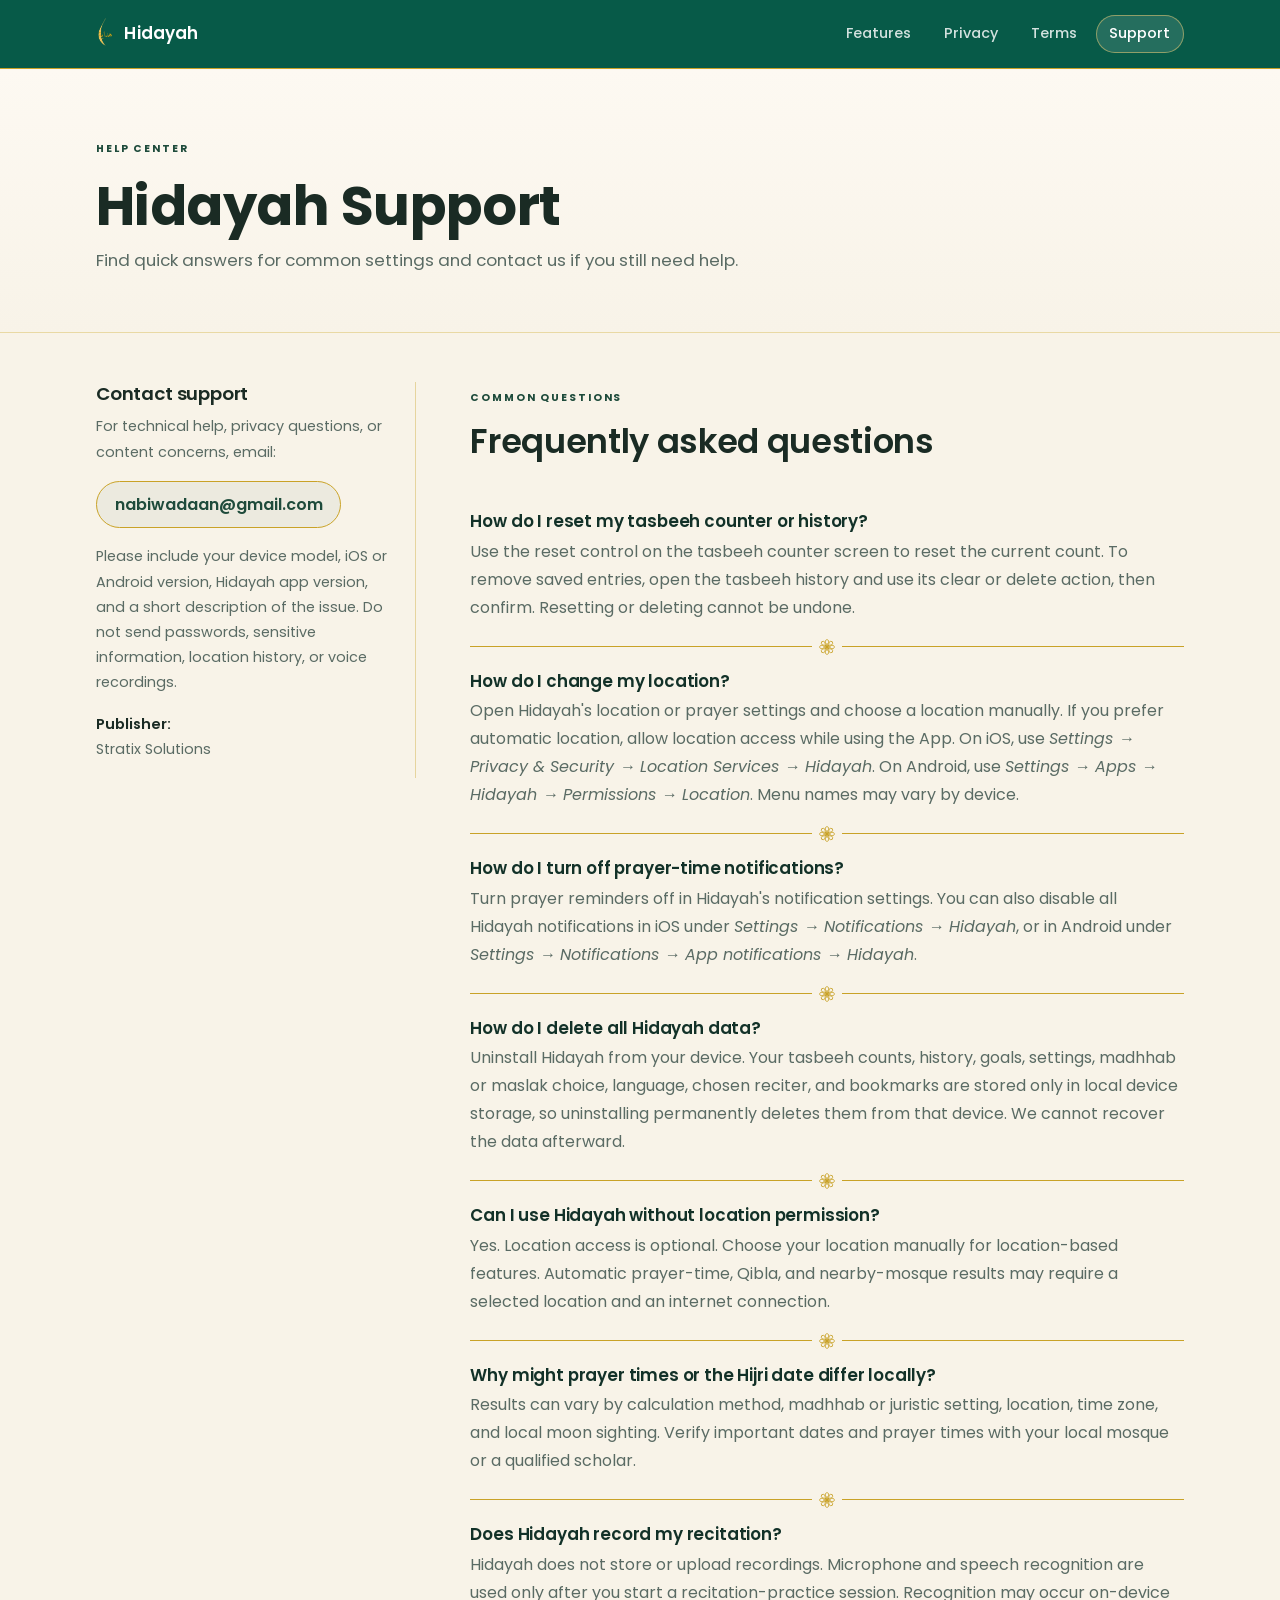
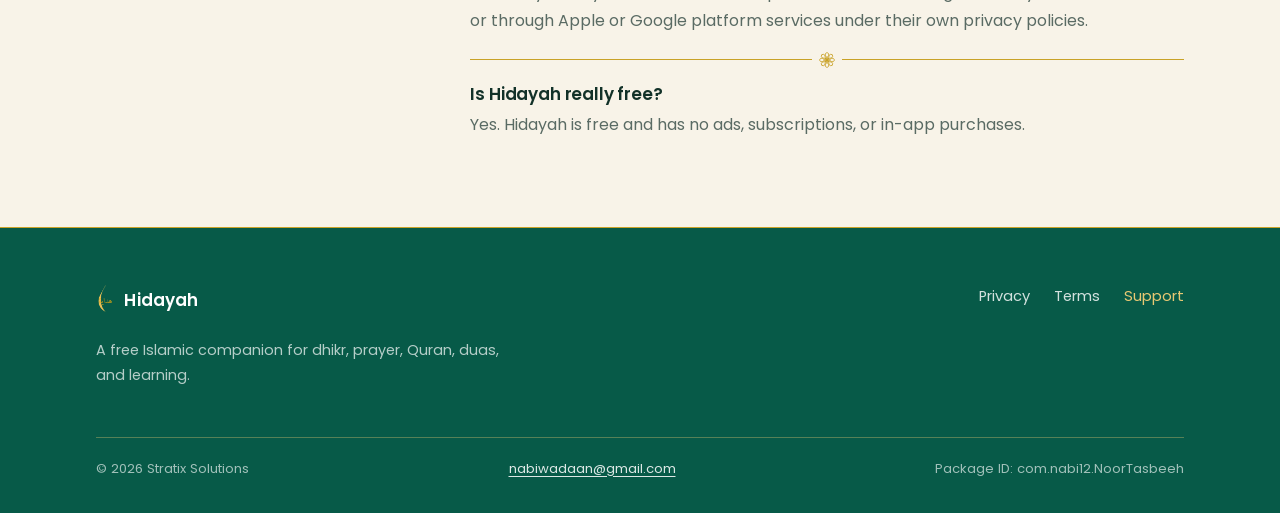
<file: support.html>
<!doctype html>
<html lang="en">
<head>
  <meta charset="utf-8">
  <meta name="viewport" content="width=device-width, initial-scale=1">
  <title>Support  Hidayah</title>
  <meta name="description" content="Get help with Hidayah, including tasbeeh history, location, prayer notifications, and deleting locally stored app data.">
  <meta name="author" content="Stratix Solutions">
  <meta name="theme-color" content="#1E4B3B">
  <meta name="robots" content="index, follow">
  <meta property="og:type" content="website">
  <meta property="og:title" content="Support  Hidayah">
  <meta property="og:description" content="Answers to common Hidayah questions and contact information.">
  <meta name="twitter:card" content="summary">
  <link rel="icon" href="data:image/svg+xml,%3Csvg xmlns='http://www.w3.org/2000/svg' viewBox='0 0 64 64'%3E%3Crect width='64' height='64' rx='16' fill='%231E4B3B'/%3E%3Cpath d='M42 13a21 21 0 1 0 9 37A24 24 0 1 1 42 13Z' fill='%23E6C77A'/%3E%3C/svg%3E">
  <link rel="preconnect" href="https://fonts.googleapis.com">
  <link rel="preconnect" href="https://fonts.gstatic.com" crossorigin>
  <link rel="stylesheet" href="https://fonts.googleapis.com/css2?family=Poppins:wght@300;400;500;600;700&family=Amiri:wght@400;700&family=Scheherazade+New:wght@400;700&display=swap">
  <link rel="stylesheet" href="styles.css">
</head>
<body class="support-page" id="top">
  <a class="skip-link" href="#main-content">Skip to main content</a>

  <header class="site-header">
    <div class="container nav-wrap">
      <a class="brand" href="index.html" aria-label="Hidayah home">
        <img class="brand-mark" src="images/hidayah-mark.png" width="72" height="128" alt="" aria-hidden="true" decoding="async">
        <span>Hidayah</span>
      </a>
      <nav class="site-nav" aria-label="Primary navigation">
        <a href="index.html#features">Features</a>
        <a href="privacy.html">Privacy</a>
        <a href="terms.html">Terms</a>
        <a href="support.html" aria-current="page">Support</a>
      </nav>
    </div>
  </header>

  <main id="main-content">
    <header class="page-hero">
      <div class="container">
        <span class="eyebrow">Help center</span>
        <h1>Hidayah Support</h1>
        <p>Find quick answers for common settings and contact us if you still need help.</p>
      </div>
    </header>

    <div class="container support-layout">
      <aside class="support-card" aria-labelledby="contact-title">
        <h2 id="contact-title">Contact support</h2>
        <p>For technical help, privacy questions, or content concerns, email:</p>
        <a class="contact-email" href="mailto:nabiwadaan@gmail.com">nabiwadaan@gmail.com</a>
        <p>Please include your device model, iOS or Android version, Hidayah app version, and a short description of the issue. Do not send passwords, sensitive information, location history, or voice recordings.</p>
        <p><strong>Publisher:</strong><br>Stratix Solutions</p>
      </aside>

      <section class="faq-card" aria-labelledby="faq-title">
        <span class="eyebrow">Common questions</span>
        <h2 id="faq-title">Frequently asked questions</h2>

        <div class="faq-list">
          <article class="faq-item">
            <h3>How do I reset my tasbeeh counter or history?</h3>
            <p>Use the reset control on the tasbeeh counter screen to reset the current count. To remove saved entries, open the tasbeeh history and use its clear or delete action, then confirm. Resetting or deleting cannot be undone.</p>
          </article>

          <article class="faq-item">
            <h3>How do I change my location?</h3>
            <p>Open Hidayah's location or prayer settings and choose a location manually. If you prefer automatic location, allow location access while using the App. On iOS, use <em>Settings → Privacy &amp; Security → Location Services → Hidayah</em>. On Android, use <em>Settings → Apps → Hidayah → Permissions → Location</em>. Menu names may vary by device.</p>
          </article>

          <article class="faq-item">
            <h3>How do I turn off prayer-time notifications?</h3>
            <p>Turn prayer reminders off in Hidayah's notification settings. You can also disable all Hidayah notifications in iOS under <em>Settings → Notifications → Hidayah</em>, or in Android under <em>Settings → Notifications → App notifications → Hidayah</em>.</p>
          </article>

          <article class="faq-item">
            <h3>How do I delete all Hidayah data?</h3>
            <p>Uninstall Hidayah from your device. Your tasbeeh counts, history, goals, settings, madhhab or maslak choice, language, chosen reciter, and bookmarks are stored only in local device storage, so uninstalling permanently deletes them from that device. We cannot recover the data afterward.</p>
          </article>

          <article class="faq-item">
            <h3>Can I use Hidayah without location permission?</h3>
            <p>Yes. Location access is optional. Choose your location manually for location-based features. Automatic prayer-time, Qibla, and nearby-mosque results may require a selected location and an internet connection.</p>
          </article>

          <article class="faq-item">
            <h3>Why might prayer times or the Hijri date differ locally?</h3>
            <p>Results can vary by calculation method, madhhab or juristic setting, location, time zone, and local moon sighting. Verify important dates and prayer times with your local mosque or a qualified scholar.</p>
          </article>

          <article class="faq-item">
            <h3>Does Hidayah record my recitation?</h3>
            <p>Hidayah does not store or upload recordings. Microphone and speech recognition are used only after you start a recitation-practice session. Recognition may occur on-device or through Apple or Google platform services under their own privacy policies.</p>
          </article>

          <article class="faq-item">
            <h3>Is Hidayah really free?</h3>
            <p>Yes. Hidayah is free and has no ads, subscriptions, or in-app purchases.</p>
          </article>
        </div>
      </section>
    </div>
  </main>

  <footer class="site-footer">
    <div class="container">
      <div class="footer-grid">
        <div>
          <a class="brand footer-brand" href="index.html" aria-label="Hidayah home"><img class="brand-mark" src="images/hidayah-mark.png" width="72" height="128" alt="" aria-hidden="true" decoding="async"><span>Hidayah</span></a>
          <p class="footer-copy">A free Islamic companion for dhikr, prayer, Quran, duas, and learning.</p>
        </div>
        <nav class="footer-links" aria-label="Footer navigation">
          <a href="privacy.html">Privacy</a>
          <a href="terms.html">Terms</a>
          <a href="support.html" aria-current="page">Support</a>
        </nav>
      </div>
      <div class="footer-bottom">
        <span>© 2026 Stratix Solutions</span>
        <a href="mailto:nabiwadaan@gmail.com">nabiwadaan@gmail.com</a>
        <span>Package ID: com.nabi12.NoorTasbeeh</span>
      </div>
    </div>
  </footer>
</body>
</html>
</file>
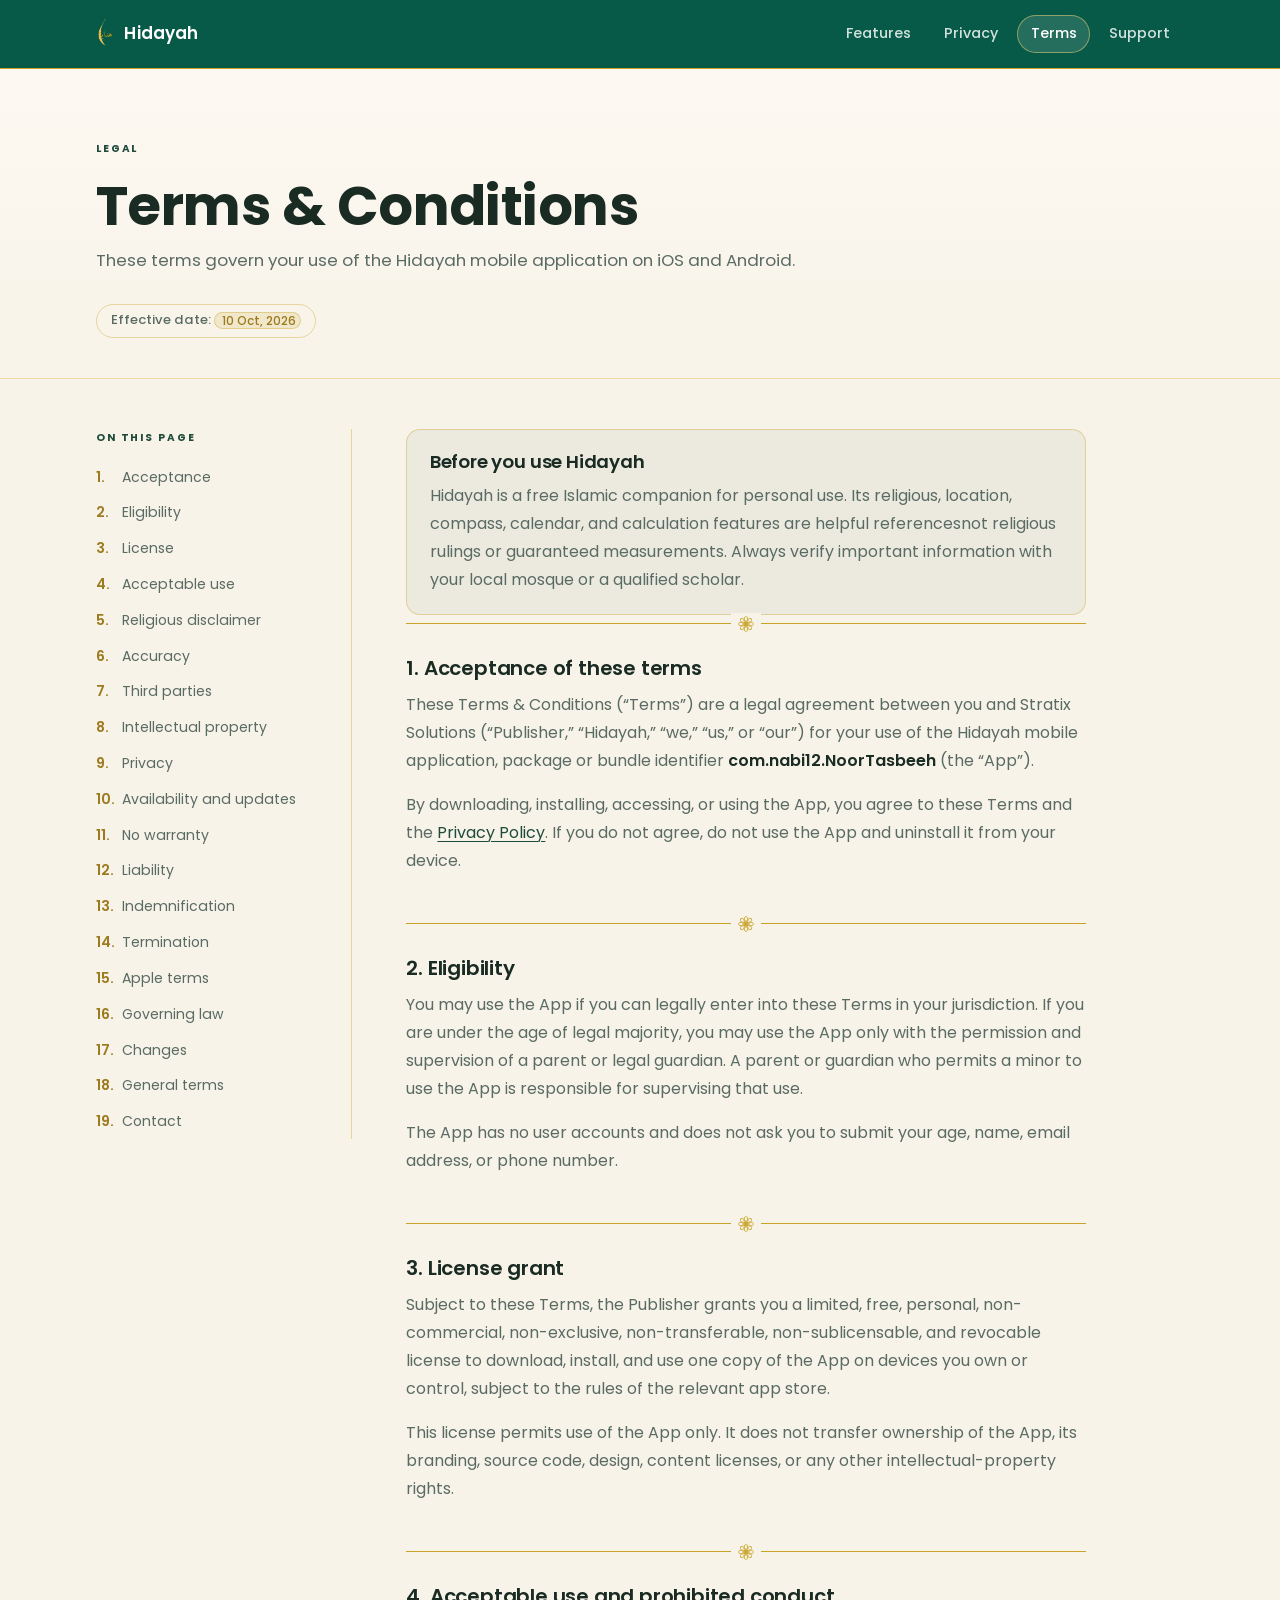
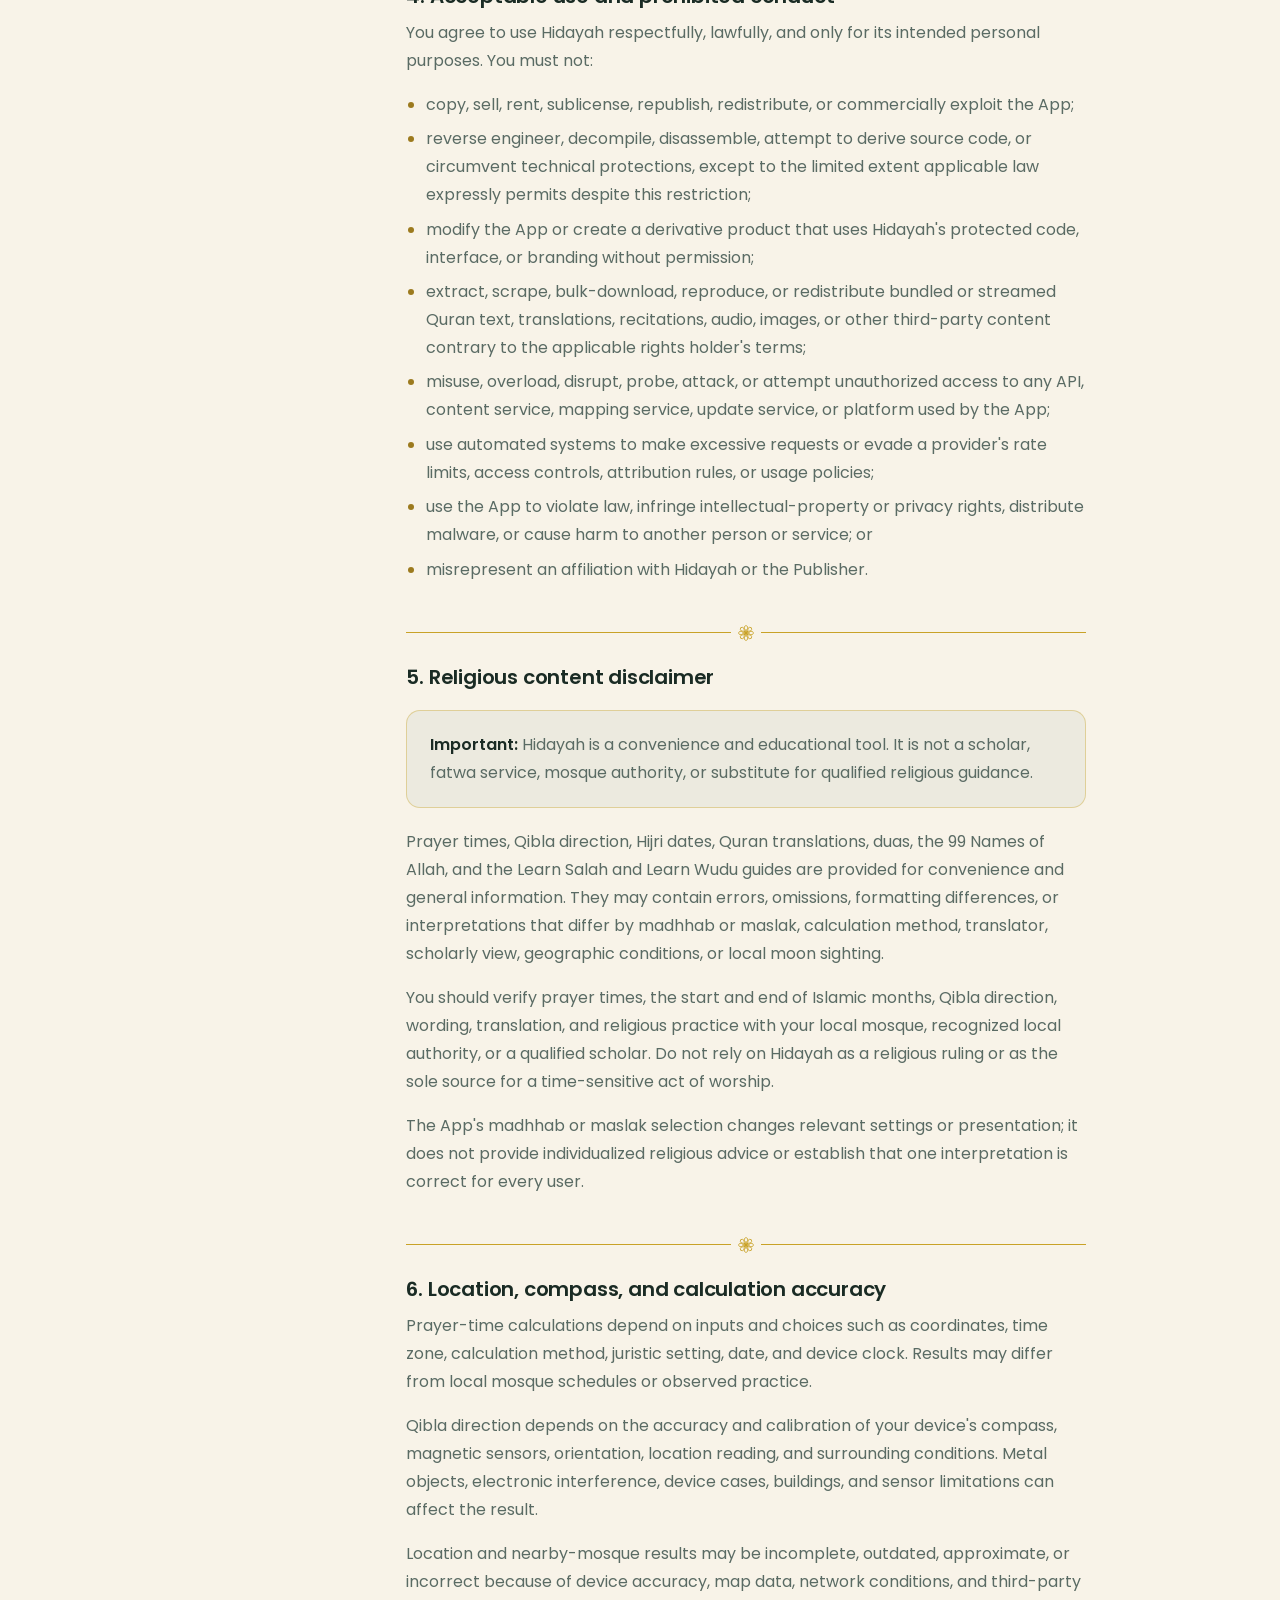
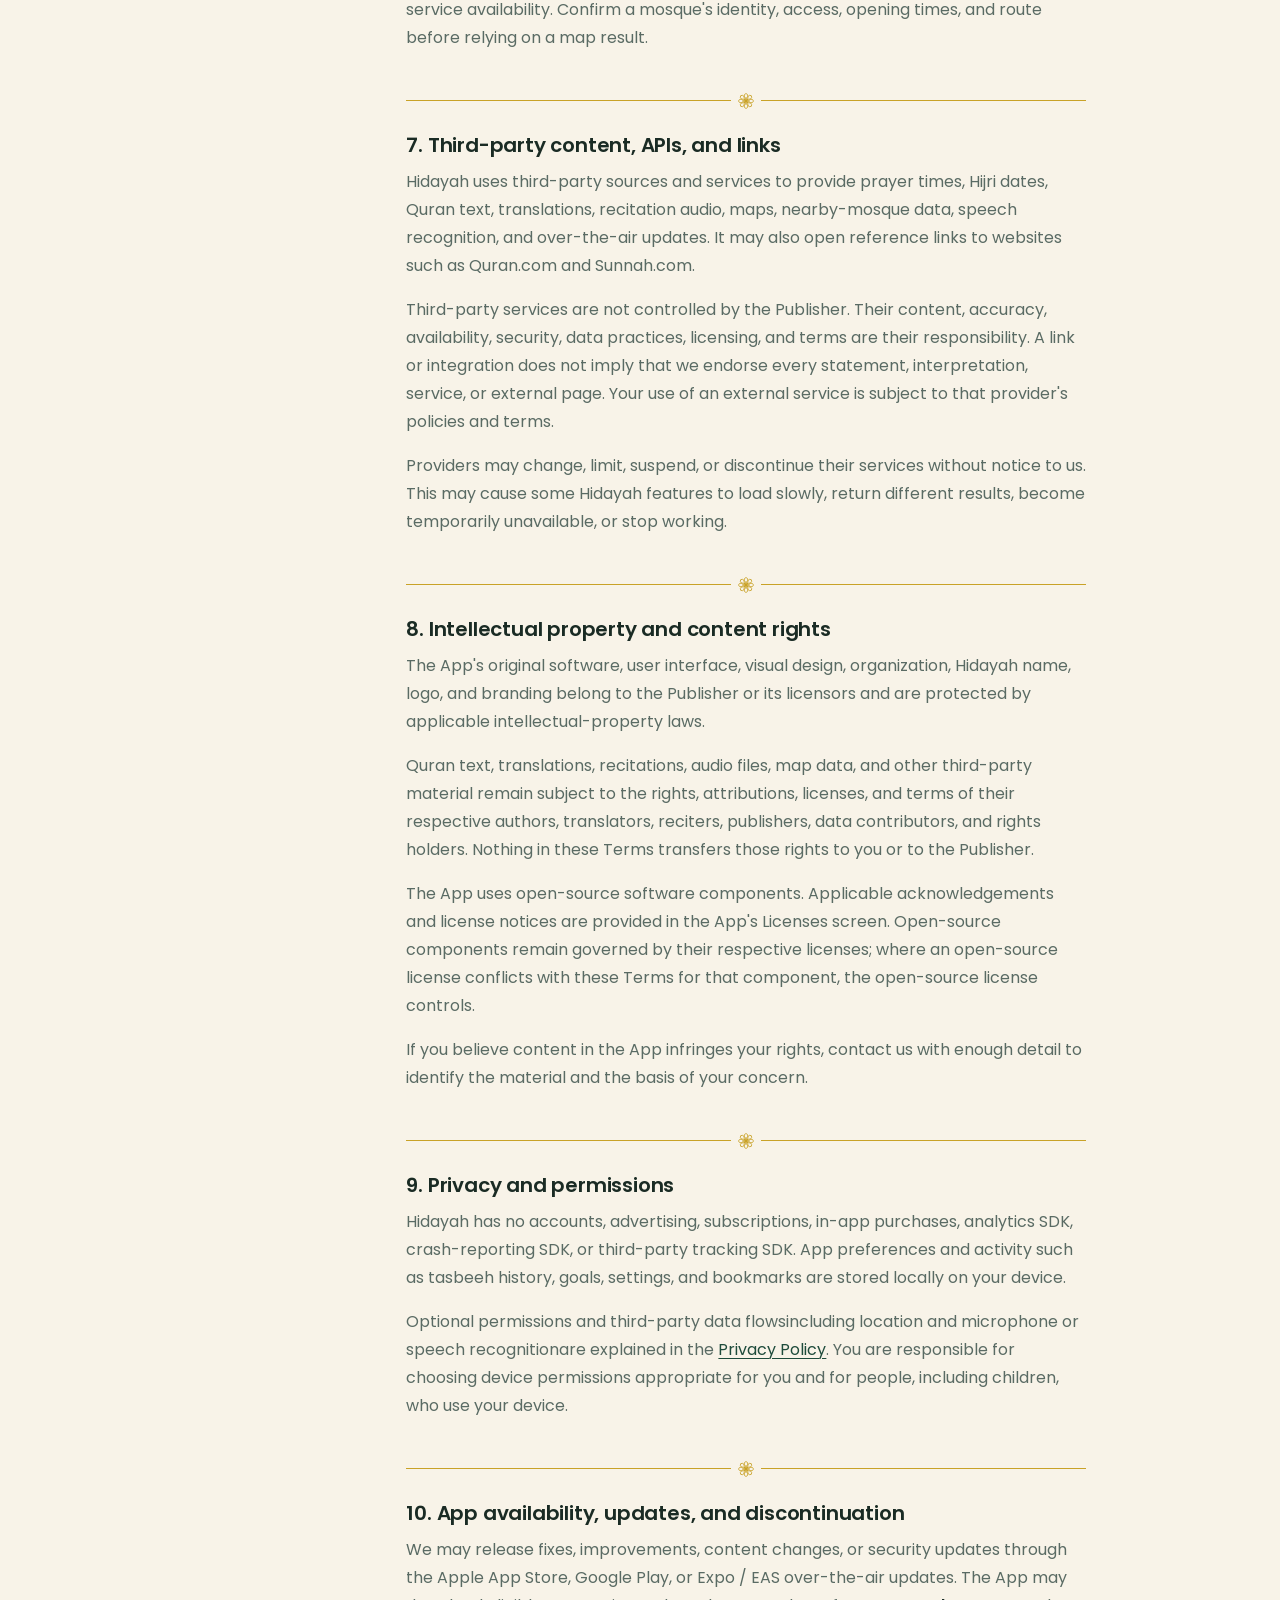
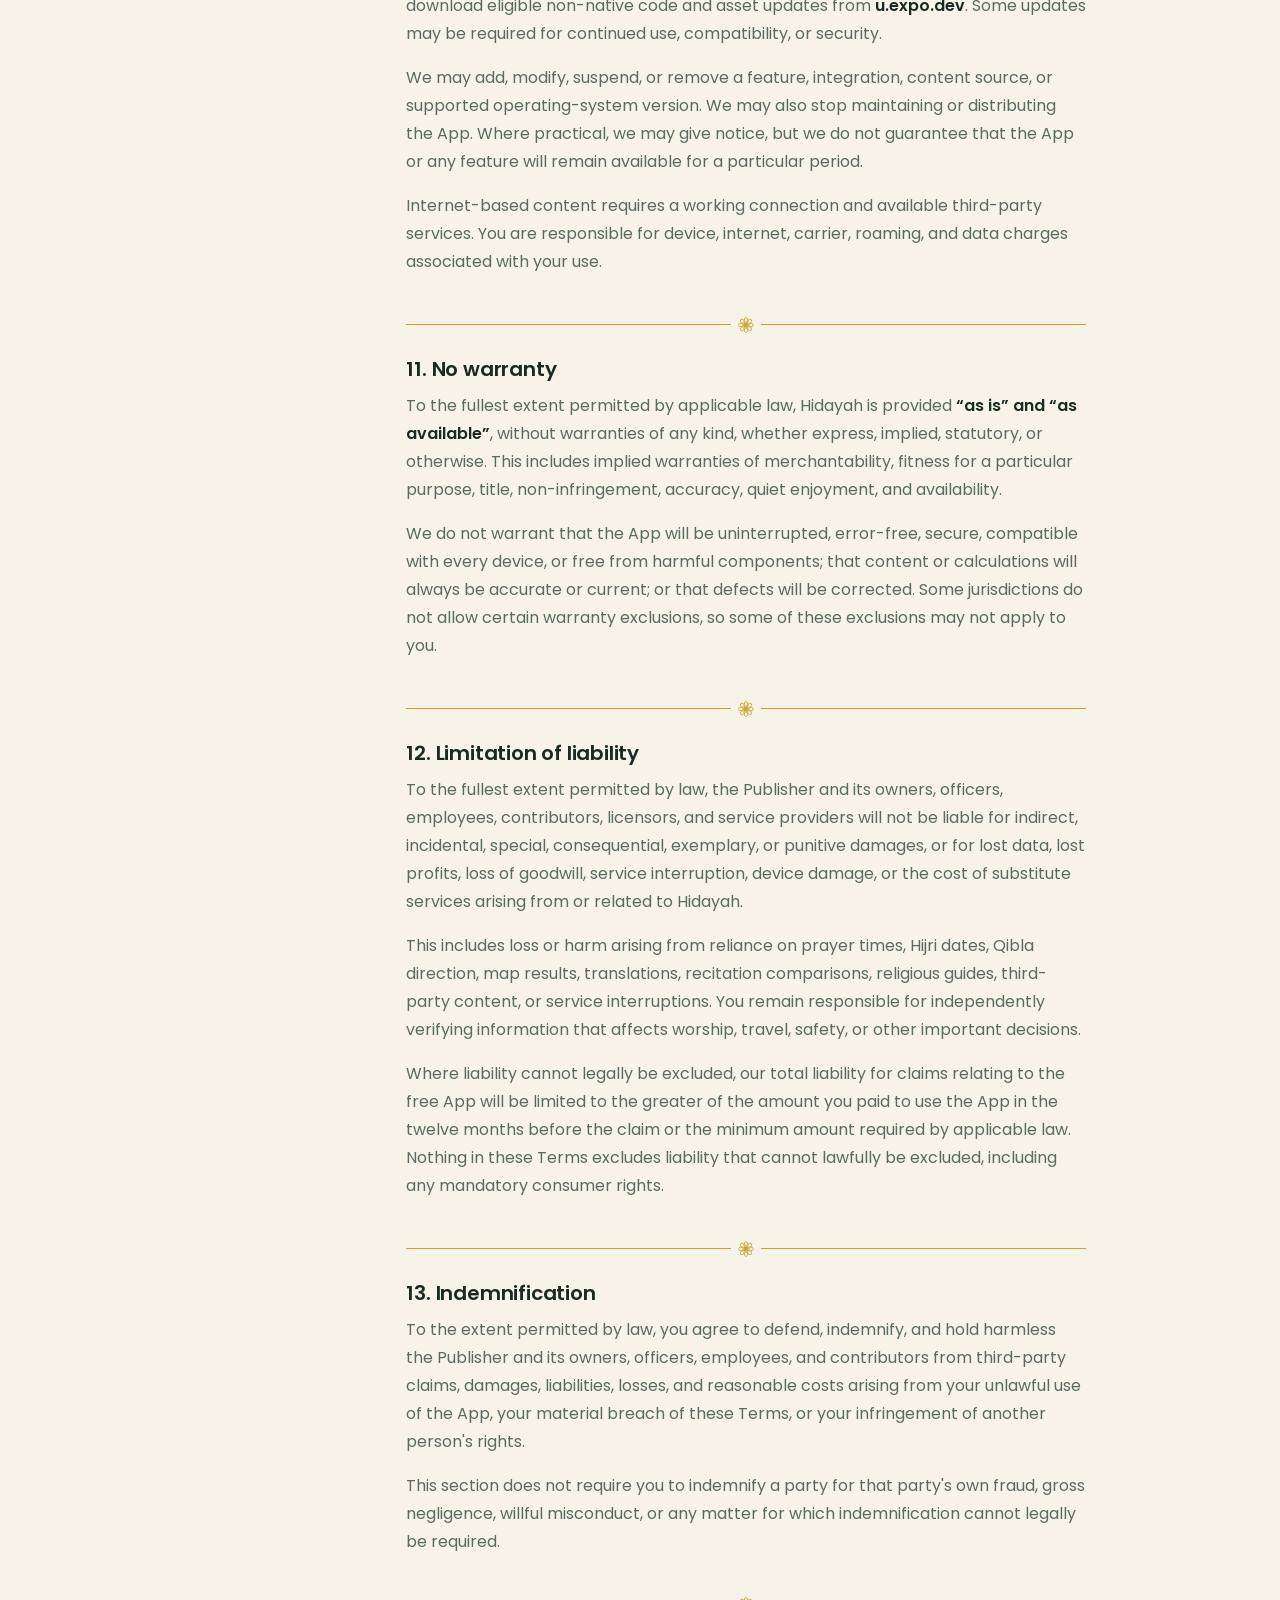
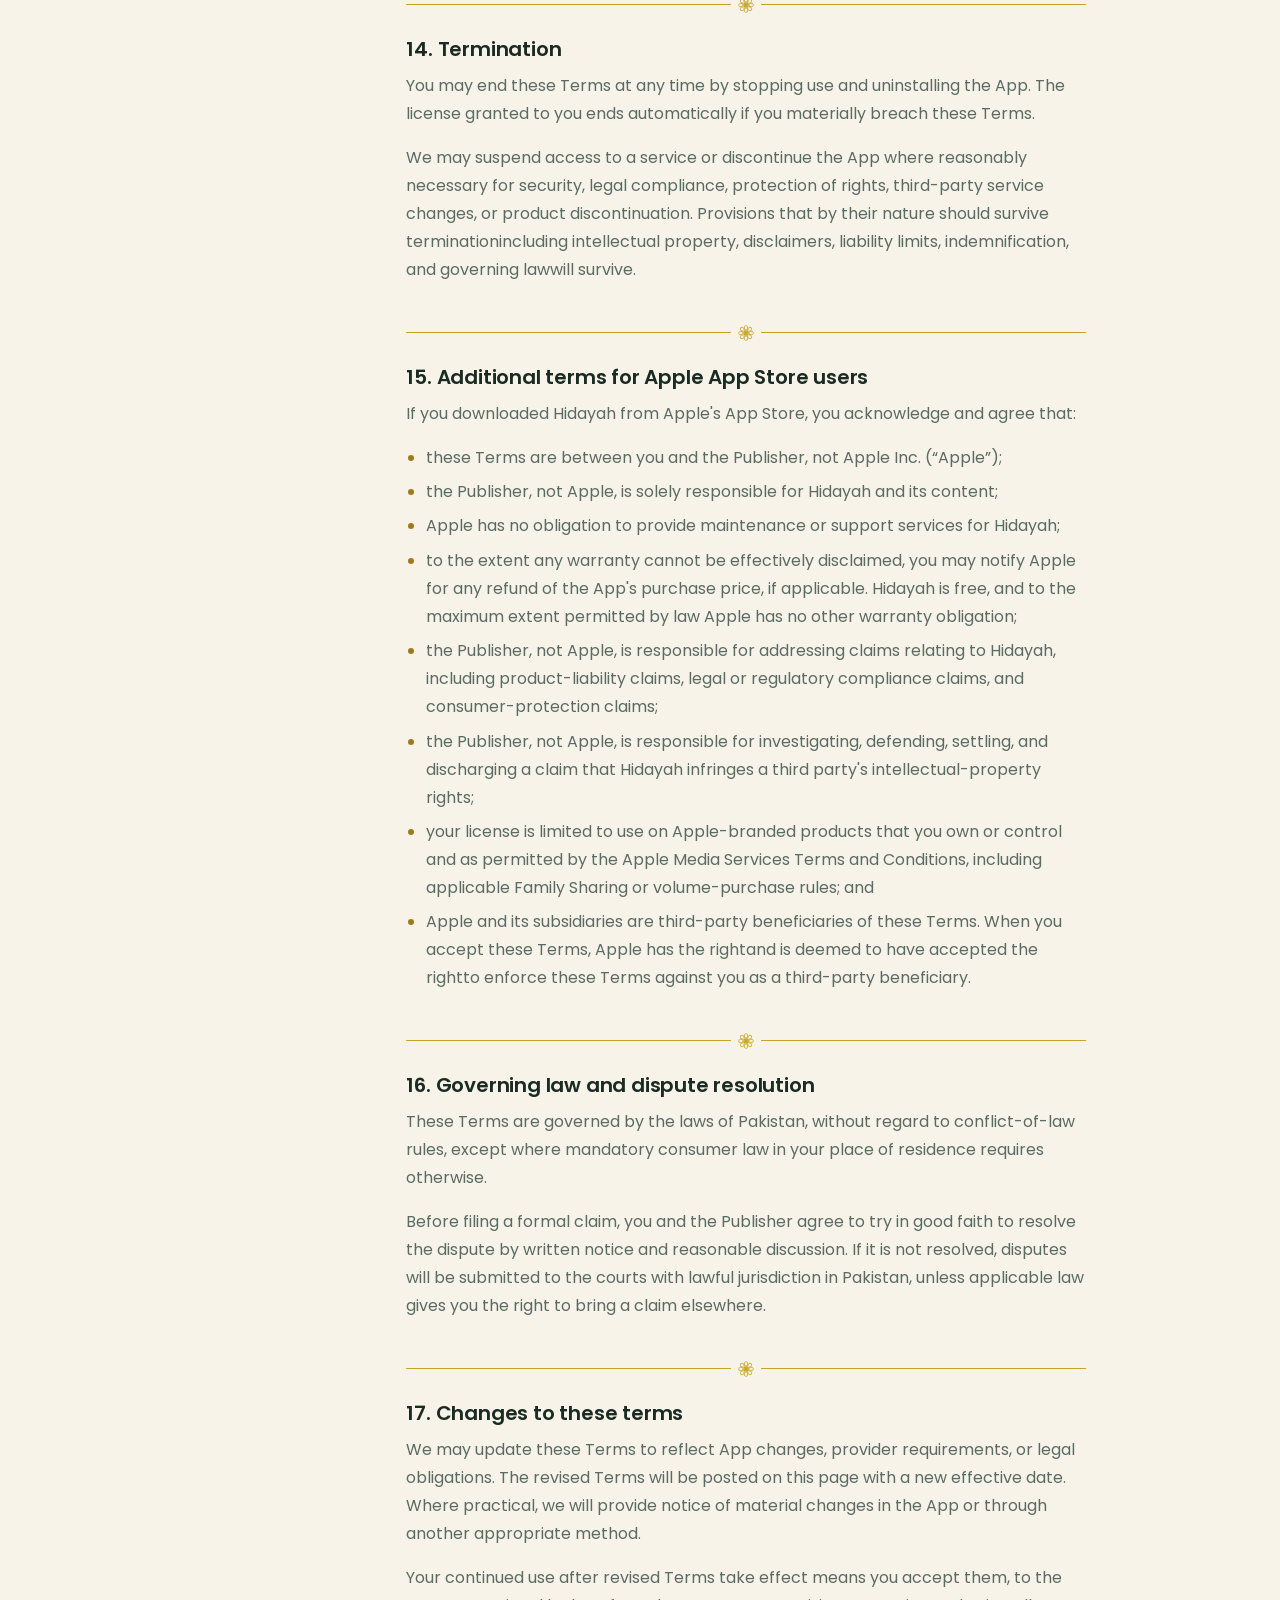
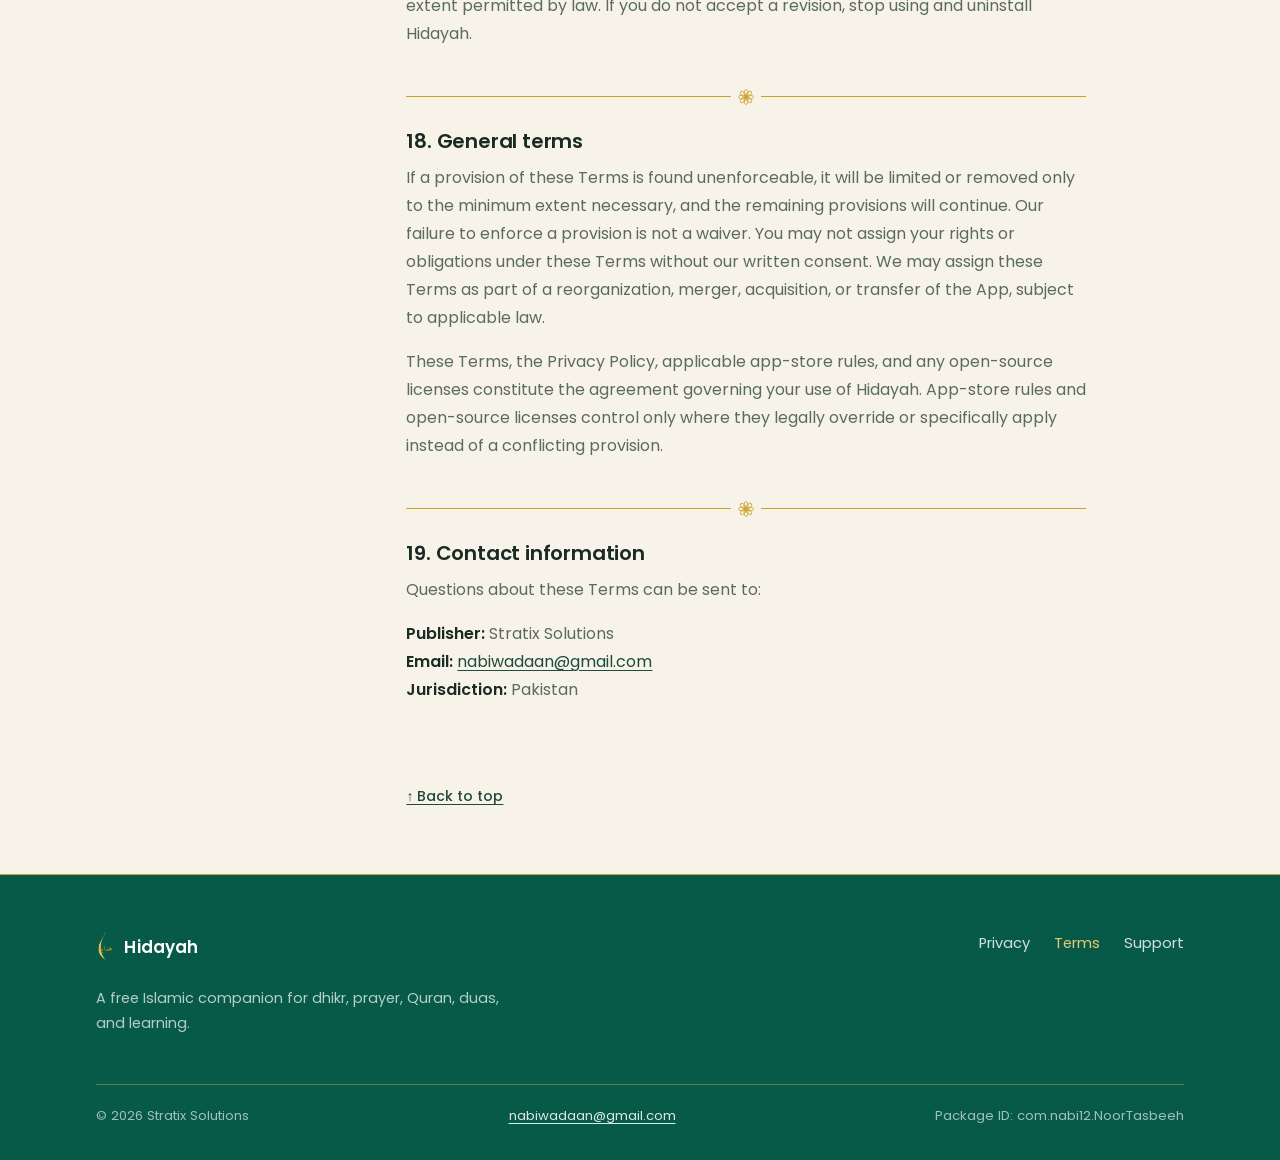
<file: terms.html>
<!doctype html>
<html lang="en">
<head>
  <meta charset="utf-8">
  <meta name="viewport" content="width=device-width, initial-scale=1">
  <title>Terms &amp; Conditions  Hidayah</title>
  <meta name="description" content="Terms and Conditions for using the Hidayah Islamic companion app on iOS and Android.">
  <meta name="author" content="Stratix Solutions">
  <meta name="theme-color" content="#1E4B3B">
  <meta name="robots" content="index, follow">
  <meta property="og:type" content="website">
  <meta property="og:title" content="Terms &amp; Conditions  Hidayah">
  <meta property="og:description" content="Terms for using Hidayah on iOS and Android.">
  <meta name="twitter:card" content="summary">
  <link rel="icon" href="data:image/svg+xml,%3Csvg xmlns='http://www.w3.org/2000/svg' viewBox='0 0 64 64'%3E%3Crect width='64' height='64' rx='16' fill='%231E4B3B'/%3E%3Cpath d='M42 13a21 21 0 1 0 9 37A24 24 0 1 1 42 13Z' fill='%23E6C77A'/%3E%3C/svg%3E">
  <link rel="preconnect" href="https://fonts.googleapis.com">
  <link rel="preconnect" href="https://fonts.gstatic.com" crossorigin>
  <link rel="stylesheet" href="https://fonts.googleapis.com/css2?family=Poppins:wght@300;400;500;600;700&family=Amiri:wght@400;700&family=Scheherazade+New:wght@400;700&display=swap">
  <link rel="stylesheet" href="styles.css">
</head>
<body class="legal-page" id="top">
  <a class="skip-link" href="#main-content">Skip to main content</a>

  <header class="site-header">
    <div class="container nav-wrap">
      <a class="brand" href="index.html" aria-label="Hidayah home">
        <img class="brand-mark" src="images/hidayah-mark.png" width="72" height="128" alt="" aria-hidden="true" decoding="async">
        <span>Hidayah</span>
      </a>
      <nav class="site-nav" aria-label="Primary navigation">
        <a href="index.html#features">Features</a>
        <a href="privacy.html">Privacy</a>
        <a href="terms.html" aria-current="page">Terms</a>
        <a href="support.html">Support</a>
      </nav>
    </div>
  </header>

  <main id="main-content">
    <header class="page-hero">
      <div class="container">
        <span class="eyebrow">Legal</span>
        <h1>Terms &amp; Conditions</h1>
        <p>These terms govern your use of the Hidayah mobile application on iOS and Android.</p>
        <div class="last-updated">Effective date: <span class="placeholder">&nbsp;10 Oct, 2026</span></div>
      </div>
    </header>

    <div class="container legal-layout">
      <aside class="toc" aria-labelledby="toc-title">
        <div class="toc-title" id="toc-title">On this page</div>
        <nav aria-label="Terms and Conditions table of contents">
          <ol>
            <li><a href="#acceptance">Acceptance</a></li>
            <li><a href="#eligibility">Eligibility</a></li>
            <li><a href="#license">License</a></li>
            <li><a href="#acceptable-use">Acceptable use</a></li>
            <li><a href="#religious-disclaimer">Religious disclaimer</a></li>
            <li><a href="#accuracy">Accuracy</a></li>
            <li><a href="#third-parties">Third parties</a></li>
            <li><a href="#intellectual-property">Intellectual property</a></li>
            <li><a href="#privacy">Privacy</a></li>
            <li><a href="#availability">Availability and updates</a></li>
            <li><a href="#warranty">No warranty</a></li>
            <li><a href="#liability">Liability</a></li>
            <li><a href="#indemnity">Indemnification</a></li>
            <li><a href="#termination">Termination</a></li>
            <li><a href="#apple">Apple terms</a></li>
            <li><a href="#law">Governing law</a></li>
            <li><a href="#changes">Changes</a></li>
            <li><a href="#general">General terms</a></li>
            <li><a href="#contact">Contact</a></li>
          </ol>
        </nav>
      </aside>

      <article class="legal-content">
        <section class="summary-box" aria-labelledby="summary-title">
          <h2 id="summary-title">Before you use Hidayah</h2>
          <p>Hidayah is a free Islamic companion for personal use. Its religious, location, compass, calendar, and calculation features are helpful referencesnot religious rulings or guaranteed measurements. Always verify important information with your local mosque or a qualified scholar.</p>
        </section>

        <section class="legal-section" id="acceptance">
          <h2>1. Acceptance of these terms</h2>
          <p>These Terms &amp; Conditions (“Terms”) are a legal agreement between you and Stratix Solutions (“Publisher,” “Hidayah,” “we,” “us,” or “our”) for your use of the Hidayah mobile application, package or bundle identifier <strong>com.nabi12.NoorTasbeeh</strong> (the “App”).</p>
          <p>By downloading, installing, accessing, or using the App, you agree to these Terms and the <a href="privacy.html">Privacy Policy</a>. If you do not agree, do not use the App and uninstall it from your device.</p>
        </section>

        <section class="legal-section" id="eligibility">
          <h2>2. Eligibility</h2>
          <p>You may use the App if you can legally enter into these Terms in your jurisdiction. If you are under the age of legal majority, you may use the App only with the permission and supervision of a parent or legal guardian. A parent or guardian who permits a minor to use the App is responsible for supervising that use.</p>
          <p>The App has no user accounts and does not ask you to submit your age, name, email address, or phone number.</p>
        </section>

        <section class="legal-section" id="license">
          <h2>3. License grant</h2>
          <p>Subject to these Terms, the Publisher grants you a limited, free, personal, non-commercial, non-exclusive, non-transferable, non-sublicensable, and revocable license to download, install, and use one copy of the App on devices you own or control, subject to the rules of the relevant app store.</p>
          <p>This license permits use of the App only. It does not transfer ownership of the App, its branding, source code, design, content licenses, or any other intellectual-property rights.</p>
        </section>

        <section class="legal-section" id="acceptable-use">
          <h2>4. Acceptable use and prohibited conduct</h2>
          <p>You agree to use Hidayah respectfully, lawfully, and only for its intended personal purposes. You must not:</p>
          <ul>
            <li>copy, sell, rent, sublicense, republish, redistribute, or commercially exploit the App;</li>
            <li>reverse engineer, decompile, disassemble, attempt to derive source code, or circumvent technical protections, except to the limited extent applicable law expressly permits despite this restriction;</li>
            <li>modify the App or create a derivative product that uses Hidayah's protected code, interface, or branding without permission;</li>
            <li>extract, scrape, bulk-download, reproduce, or redistribute bundled or streamed Quran text, translations, recitations, audio, images, or other third-party content contrary to the applicable rights holder's terms;</li>
            <li>misuse, overload, disrupt, probe, attack, or attempt unauthorized access to any API, content service, mapping service, update service, or platform used by the App;</li>
            <li>use automated systems to make excessive requests or evade a provider's rate limits, access controls, attribution rules, or usage policies;</li>
            <li>use the App to violate law, infringe intellectual-property or privacy rights, distribute malware, or cause harm to another person or service; or</li>
            <li>misrepresent an affiliation with Hidayah or the Publisher.</li>
          </ul>
        </section>

        <section class="legal-section" id="religious-disclaimer">
          <h2>5. Religious content disclaimer</h2>
          <div class="callout">
            <p><strong>Important:</strong> Hidayah is a convenience and educational tool. It is not a scholar, fatwa service, mosque authority, or substitute for qualified religious guidance.</p>
          </div>
          <p>Prayer times, Qibla direction, Hijri dates, Quran translations, duas, the 99 Names of Allah, and the Learn Salah and Learn Wudu guides are provided for convenience and general information. They may contain errors, omissions, formatting differences, or interpretations that differ by madhhab or maslak, calculation method, translator, scholarly view, geographic conditions, or local moon sighting.</p>
          <p>You should verify prayer times, the start and end of Islamic months, Qibla direction, wording, translation, and religious practice with your local mosque, recognized local authority, or a qualified scholar. Do not rely on Hidayah as a religious ruling or as the sole source for a time-sensitive act of worship.</p>
          <p>The App's madhhab or maslak selection changes relevant settings or presentation; it does not provide individualized religious advice or establish that one interpretation is correct for every user.</p>
        </section>

        <section class="legal-section" id="accuracy">
          <h2>6. Location, compass, and calculation accuracy</h2>
          <p>Prayer-time calculations depend on inputs and choices such as coordinates, time zone, calculation method, juristic setting, date, and device clock. Results may differ from local mosque schedules or observed practice.</p>
          <p>Qibla direction depends on the accuracy and calibration of your device's compass, magnetic sensors, orientation, location reading, and surrounding conditions. Metal objects, electronic interference, device cases, buildings, and sensor limitations can affect the result.</p>
          <p>Location and nearby-mosque results may be incomplete, outdated, approximate, or incorrect because of device accuracy, map data, network conditions, and third-party service availability. Confirm a mosque's identity, access, opening times, and route before relying on a map result.</p>
        </section>

        <section class="legal-section" id="third-parties">
          <h2>7. Third-party content, APIs, and links</h2>
          <p>Hidayah uses third-party sources and services to provide prayer times, Hijri dates, Quran text, translations, recitation audio, maps, nearby-mosque data, speech recognition, and over-the-air updates. It may also open reference links to websites such as Quran.com and Sunnah.com.</p>
          <p>Third-party services are not controlled by the Publisher. Their content, accuracy, availability, security, data practices, licensing, and terms are their responsibility. A link or integration does not imply that we endorse every statement, interpretation, service, or external page. Your use of an external service is subject to that provider's policies and terms.</p>
          <p>Providers may change, limit, suspend, or discontinue their services without notice to us. This may cause some Hidayah features to load slowly, return different results, become temporarily unavailable, or stop working.</p>
        </section>

        <section class="legal-section" id="intellectual-property">
          <h2>8. Intellectual property and content rights</h2>
          <p>The App's original software, user interface, visual design, organization, Hidayah name, logo, and branding belong to the Publisher or its licensors and are protected by applicable intellectual-property laws.</p>
          <p>Quran text, translations, recitations, audio files, map data, and other third-party material remain subject to the rights, attributions, licenses, and terms of their respective authors, translators, reciters, publishers, data contributors, and rights holders. Nothing in these Terms transfers those rights to you or to the Publisher.</p>
          <p>The App uses open-source software components. Applicable acknowledgements and license notices are provided in the App's Licenses screen. Open-source components remain governed by their respective licenses; where an open-source license conflicts with these Terms for that component, the open-source license controls.</p>
          <p>If you believe content in the App infringes your rights, contact us with enough detail to identify the material and the basis of your concern.</p>
        </section>

        <section class="legal-section" id="privacy">
          <h2>9. Privacy and permissions</h2>
          <p>Hidayah has no accounts, advertising, subscriptions, in-app purchases, analytics SDK, crash-reporting SDK, or third-party tracking SDK. App preferences and activity such as tasbeeh history, goals, settings, and bookmarks are stored locally on your device.</p>
          <p>Optional permissions and third-party data flowsincluding location and microphone or speech recognitionare explained in the <a href="privacy.html">Privacy Policy</a>. You are responsible for choosing device permissions appropriate for you and for people, including children, who use your device.</p>
        </section>

        <section class="legal-section" id="availability">
          <h2>10. App availability, updates, and discontinuation</h2>
          <p>We may release fixes, improvements, content changes, or security updates through the Apple App Store, Google Play, or Expo / EAS over-the-air updates. The App may download eligible non-native code and asset updates from <strong>u.expo.dev</strong>. Some updates may be required for continued use, compatibility, or security.</p>
          <p>We may add, modify, suspend, or remove a feature, integration, content source, or supported operating-system version. We may also stop maintaining or distributing the App. Where practical, we may give notice, but we do not guarantee that the App or any feature will remain available for a particular period.</p>
          <p>Internet-based content requires a working connection and available third-party services. You are responsible for device, internet, carrier, roaming, and data charges associated with your use.</p>
        </section>

        <section class="legal-section" id="warranty">
          <h2>11. No warranty</h2>
          <p>To the fullest extent permitted by applicable law, Hidayah is provided <strong>“as is” and “as available”</strong>, without warranties of any kind, whether express, implied, statutory, or otherwise. This includes implied warranties of merchantability, fitness for a particular purpose, title, non-infringement, accuracy, quiet enjoyment, and availability.</p>
          <p>We do not warrant that the App will be uninterrupted, error-free, secure, compatible with every device, or free from harmful components; that content or calculations will always be accurate or current; or that defects will be corrected. Some jurisdictions do not allow certain warranty exclusions, so some of these exclusions may not apply to you.</p>
        </section>

        <section class="legal-section" id="liability">
          <h2>12. Limitation of liability</h2>
          <p>To the fullest extent permitted by law, the Publisher and its owners, officers, employees, contributors, licensors, and service providers will not be liable for indirect, incidental, special, consequential, exemplary, or punitive damages, or for lost data, lost profits, loss of goodwill, service interruption, device damage, or the cost of substitute services arising from or related to Hidayah.</p>
          <p>This includes loss or harm arising from reliance on prayer times, Hijri dates, Qibla direction, map results, translations, recitation comparisons, religious guides, third-party content, or service interruptions. You remain responsible for independently verifying information that affects worship, travel, safety, or other important decisions.</p>
          <p>Where liability cannot legally be excluded, our total liability for claims relating to the free App will be limited to the greater of the amount you paid to use the App in the twelve months before the claim or the minimum amount required by applicable law. Nothing in these Terms excludes liability that cannot lawfully be excluded, including any mandatory consumer rights.</p>
        </section>

        <section class="legal-section" id="indemnity">
          <h2>13. Indemnification</h2>
          <p>To the extent permitted by law, you agree to defend, indemnify, and hold harmless the Publisher and its owners, officers, employees, and contributors from third-party claims, damages, liabilities, losses, and reasonable costs arising from your unlawful use of the App, your material breach of these Terms, or your infringement of another person's rights.</p>
          <p>This section does not require you to indemnify a party for that party's own fraud, gross negligence, willful misconduct, or any matter for which indemnification cannot legally be required.</p>
        </section>

        <section class="legal-section" id="termination">
          <h2>14. Termination</h2>
          <p>You may end these Terms at any time by stopping use and uninstalling the App. The license granted to you ends automatically if you materially breach these Terms.</p>
          <p>We may suspend access to a service or discontinue the App where reasonably necessary for security, legal compliance, protection of rights, third-party service changes, or product discontinuation. Provisions that by their nature should survive terminationincluding intellectual property, disclaimers, liability limits, indemnification, and governing lawwill survive.</p>
        </section>

        <section class="legal-section" id="apple">
          <h2>15. Additional terms for Apple App Store users</h2>
          <p>If you downloaded Hidayah from Apple's App Store, you acknowledge and agree that:</p>
          <ul>
            <li>these Terms are between you and the Publisher, not Apple Inc. (“Apple”);</li>
            <li>the Publisher, not Apple, is solely responsible for Hidayah and its content;</li>
            <li>Apple has no obligation to provide maintenance or support services for Hidayah;</li>
            <li>to the extent any warranty cannot be effectively disclaimed, you may notify Apple for any refund of the App's purchase price, if applicable. Hidayah is free, and to the maximum extent permitted by law Apple has no other warranty obligation;</li>
            <li>the Publisher, not Apple, is responsible for addressing claims relating to Hidayah, including product-liability claims, legal or regulatory compliance claims, and consumer-protection claims;</li>
            <li>the Publisher, not Apple, is responsible for investigating, defending, settling, and discharging a claim that Hidayah infringes a third party's intellectual-property rights;</li>
            <li>your license is limited to use on Apple-branded products that you own or control and as permitted by the Apple Media Services Terms and Conditions, including applicable Family Sharing or volume-purchase rules; and</li>
            <li>Apple and its subsidiaries are third-party beneficiaries of these Terms. When you accept these Terms, Apple has the rightand is deemed to have accepted the rightto enforce these Terms against you as a third-party beneficiary.</li>
          </ul>
        </section>

        <section class="legal-section" id="law">
          <h2>16. Governing law and dispute resolution</h2>
          <p>These Terms are governed by the laws of Pakistan, without regard to conflict-of-law rules, except where mandatory consumer law in your place of residence requires otherwise.</p>
          <p>Before filing a formal claim, you and the Publisher agree to try in good faith to resolve the dispute by written notice and reasonable discussion. If it is not resolved, disputes will be submitted to the courts with lawful jurisdiction in Pakistan, unless applicable law gives you the right to bring a claim elsewhere.</p>
        </section>

        <section class="legal-section" id="changes">
          <h2>17. Changes to these terms</h2>
          <p>We may update these Terms to reflect App changes, provider requirements, or legal obligations. The revised Terms will be posted on this page with a new effective date. Where practical, we will provide notice of material changes in the App or through another appropriate method.</p>
          <p>Your continued use after revised Terms take effect means you accept them, to the extent permitted by law. If you do not accept a revision, stop using and uninstall Hidayah.</p>
        </section>

        <section class="legal-section" id="general">
          <h2>18. General terms</h2>
          <p>If a provision of these Terms is found unenforceable, it will be limited or removed only to the minimum extent necessary, and the remaining provisions will continue. Our failure to enforce a provision is not a waiver. You may not assign your rights or obligations under these Terms without our written consent. We may assign these Terms as part of a reorganization, merger, acquisition, or transfer of the App, subject to applicable law.</p>
          <p>These Terms, the Privacy Policy, applicable app-store rules, and any open-source licenses constitute the agreement governing your use of Hidayah. App-store rules and open-source licenses control only where they legally override or specifically apply instead of a conflicting provision.</p>
        </section>

        <section class="legal-section" id="contact">
          <h2>19. Contact information</h2>
          <p>Questions about these Terms can be sent to:</p>
          <p><strong>Publisher:</strong> Stratix Solutions<br>
          <strong>Email:</strong> <a href="mailto:nabiwadaan@gmail.com">nabiwadaan@gmail.com</a><br>
          <strong>Jurisdiction:</strong> Pakistan</p>
        </section>

        <a class="back-to-top" href="#top">↑ Back to top</a>
      </article>
    </div>
  </main>

  <footer class="site-footer">
    <div class="container">
      <div class="footer-grid">
        <div>
          <a class="brand footer-brand" href="index.html" aria-label="Hidayah home"><img class="brand-mark" src="images/hidayah-mark.png" width="72" height="128" alt="" aria-hidden="true" decoding="async"><span>Hidayah</span></a>
          <p class="footer-copy">A free Islamic companion for dhikr, prayer, Quran, duas, and learning.</p>
        </div>
        <nav class="footer-links" aria-label="Footer navigation">
          <a href="privacy.html">Privacy</a>
          <a href="terms.html" aria-current="page">Terms</a>
          <a href="support.html">Support</a>
        </nav>
      </div>
      <div class="footer-bottom">
        <span>© 2026 Stratix Solutions</span>
        <a href="mailto:nabiwadaan@gmail.com">nabiwadaan@gmail.com</a>
        <span>Package ID: com.nabi12.NoorTasbeeh</span>
      </div>
    </div>
  </footer>
</body>
</html>
</file>
<file: styles.css>
/* ==========================================================================
   Hidayah — website
   --------------------------------------------------------------------------
   The same design as the app, in a browser.

   Two things carry it, and they are the two things the app itself is built on:

   1. Cream paper. Every surface is the paper colour the app uses (#F8F3E8),
      with deep green and gold set on it. There is no white anywhere that is
      not artwork.

   2. No cards. Content sits directly on the page and is parted by the
      *ornament* — the gold hairline with an eight-petal rosette at its
      centre, drawn here exactly as components/Ornament.tsx draws it in the
      app. A stack of white slabs is what this site used to be, and it looked
      like a dashboard rather than a companion for worship.

   Tokens below mirror constants/colors.ts and constants/spacing.ts value for
   value, so a change in the app has one obvious counterpart here.
   ========================================================================== */

/* Poppins, Amiri and Scheherazade New are linked from each page's <head>
   rather than @import-ed here: an @import cannot start downloading until
   this file has itself arrived, which puts the fonts a whole round trip
   behind the text they are meant to set. */

:root {
  /* The app is a single light theme — cream paper, in every context. */
  color-scheme: light;

  /* ── Paper ───────────────────────────────────────────────────────────── */
  --paper: #f8f3e8;
  --paper-soft: #fdf9f2;
  --paper-deep: #f0ebe0;
  --paper-warm: #eee8d8;

  /* ── Green ───────────────────────────────────────────────────────────── */
  --green: #1e4b3b;
  --green-light: #2a6350;
  --green-dark: #123128;
  --green-deep: #0b1e19;
  /* The exact green of the app's header artwork. */
  --green-art: #075a48;
  --green-faint: rgba(30, 75, 59, 0.08);
  --green-tint: rgba(30, 75, 59, 0.05);

  /* ── Gold — Arabic text, ornaments, and nothing else ─────────────────── */
  --gold: #c9a227;
  --gold-light: #e7c873;
  --gold-mid: #d4a83a;
  --gold-dark: #9c7a1e;

  /* ── Ink ─────────────────────────────────────────────────────────────── */
  --ink: #1a2b24;
  --ink-soft: #5a6b64;
  --ink-muted: #8a9e96;

  /* ── Rules ───────────────────────────────────────────────────────────── */
  --rule: rgba(30, 75, 59, 0.15);
  --rule-soft: rgba(30, 75, 59, 0.1);
  --rule-gold: rgba(201, 162, 39, 0.38);

  --focus: #1e4b3b;
  --danger: #dc2626;

  /* ── Radii — constants/spacing.ts, Radius ────────────────────────────── */
  --r-sm: 10px;
  --r-md: 14px;
  --r-lg: 18px;
  --r-xl: 24px;
  --r-pill: 999px;

  /* ── Measure ─────────────────────────────────────────────────────────── */
  --content: 68rem;
  --reading: 68ch;

  /* The rosette at the centre of every divider, as a background image — the
     same eight petals and pip that components/Ornament.tsx draws, for the
     dividers that have to be a `border-top` rather than an element. */
  --rosette: url("data:image/svg+xml,%3Csvg xmlns='http://www.w3.org/2000/svg' viewBox='0 0 24 24'%3E%3Cg fill='none' stroke='%23C9A227' stroke-width='1.1'%3E%3Cellipse cx='12' cy='7' rx='2.6' ry='5'/%3E%3Cellipse cx='12' cy='7' rx='2.6' ry='5' transform='rotate(45 12 12)'/%3E%3Cellipse cx='12' cy='7' rx='2.6' ry='5' transform='rotate(90 12 12)'/%3E%3Cellipse cx='12' cy='7' rx='2.6' ry='5' transform='rotate(135 12 12)'/%3E%3Cellipse cx='12' cy='7' rx='2.6' ry='5' transform='rotate(180 12 12)'/%3E%3Cellipse cx='12' cy='7' rx='2.6' ry='5' transform='rotate(225 12 12)'/%3E%3Cellipse cx='12' cy='7' rx='2.6' ry='5' transform='rotate(270 12 12)'/%3E%3Cellipse cx='12' cy='7' rx='2.6' ry='5' transform='rotate(315 12 12)'/%3E%3C/g%3E%3Ccircle cx='12' cy='12' r='1.9' fill='%23C9A227'/%3E%3C/svg%3E");

  --font: Poppins, ui-sans-serif, -apple-system, BlinkMacSystemFont, "Segoe UI", sans-serif;
  --font-arabic: "Scheherazade New", Amiri, "Times New Roman", serif;
  --font-quran: Amiri, "Times New Roman", serif;
}

*,
*::before,
*::after {
  box-sizing: border-box;
}

html {
  scroll-behavior: smooth;
  scroll-padding-top: 6rem;
}

@media (prefers-reduced-motion: reduce) {
  html {
    scroll-behavior: auto;
  }

  *,
  *::before,
  *::after {
    animation-duration: 0.01ms !important;
    animation-iteration-count: 1 !important;
    transition-duration: 0.01ms !important;
  }
}

body {
  margin: 0;
  background: var(--paper);
  color: var(--ink);
  font-family: var(--font);
  font-size: 1rem;
  font-weight: 400;
  line-height: 1.75;
  text-rendering: optimizeLegibility;
  -webkit-font-smoothing: antialiased;
}

/* Every page is the same paper. The legal and support pages used to be white,
   which made them read as documents printed from a different app. */
body.legal-page,
body.support-page {
  background: var(--paper);
}

img,
svg {
  display: block;
  max-width: 100%;
}

a {
  color: var(--green);
  text-underline-offset: 0.2em;
  text-decoration-thickness: 0.08em;
}

a:hover {
  color: var(--green-dark);
}

:focus-visible {
  outline: 2px solid var(--focus);
  outline-offset: 3px;
  border-radius: 0.25rem;
}

::selection {
  background: rgba(201, 162, 39, 0.28);
  color: var(--green-deep);
}

h1,
h2,
h3,
h4 {
  margin: 0 0 0.5em;
  color: var(--ink);
  font-weight: 600;
  line-height: 1.25;
  letter-spacing: -0.01em;
}

h1 {
  font-size: clamp(2.1rem, 1.4rem + 3vw, 3.4rem);
  font-weight: 700;
}

h2 {
  font-size: clamp(1.5rem, 1.15rem + 1.5vw, 2.1rem);
}

h3 {
  font-size: 1.05rem;
  font-weight: 600;
}

p {
  margin: 0 0 1rem;
  color: var(--ink-soft);
}

strong {
  color: var(--ink);
  font-weight: 600;
}

.container {
  width: min(100% - 2.5rem, var(--content));
  margin-inline: auto;
}
.apple-store-button {
  background: #123128;
  color: #ffffff;
}

.apple-store-button span,
.apple-store-button small,
.apple-store-button strong {
  color: #ffffff;
}

.apple-logo {
  width: 18px;
  height: 22px;
  display: block;
  flex-shrink: 0;
}
.skip-link {
  position: absolute;
  left: -9999px;
  top: 0;
  z-index: 100;
  padding: 0.75rem 1.25rem;
  border-radius: 0 0 var(--r-md) 0;
  background: var(--green);
  color: #fff;
  font-weight: 600;
}

.skip-link:focus {
  left: 0;
  color: #fff;
}


.ornament {
  display: flex;
  align-items: center;
  gap: 0.75rem;
  margin: 2.5rem 0;
}

.ornament::before,
.ornament::after {
  content: "";
  flex: 1 1 0;
  min-width: 1rem;
  height: 1px;
  background: var(--gold);
}

.ornament > svg {
  flex-shrink: 0;
}


.ornament-text {
  flex-shrink: 1;
  color: var(--green);
  font-size: 0.65rem;
  font-weight: 700;
  letter-spacing: 0.18em;
  text-transform: uppercase;
}

.ornament-tight {
  margin: 1.5rem 0;
}

.feature-card,
.legal-section,
.faq-item {
  position: relative;
  border-top: 1px solid var(--gold);
}

.feature-card::before,
.legal-section::before,
.faq-item::before {
  content: "";
  position: absolute;
  top: 0;
  left: 50%;
  width: 30px;
  height: 22px;
  transform: translate(-50%, -50%);
  background: var(--paper) var(--rosette) center / 18px 18px no-repeat;
}


.faq-item:first-child,
.feature-card:first-child {
  border-top: 0;
}

.faq-item:first-child::before,
.feature-card:first-child::before {
  content: none;
}


.site-header {
  position: sticky;
  top: 0;
  z-index: 40;
  background: var(--green-art);
  border-bottom: 1px solid var(--gold);
}

.nav-wrap {
  display: flex;
  align-items: center;
  justify-content: space-between;
  gap: 1.5rem;
  min-height: 4.25rem;
}

.brand {
  display: inline-flex;
  align-items: center;
  gap: 0.6rem;
  color: #fff;
  font-weight: 600;
  font-size: 1.05rem;
  letter-spacing: 0.01em;
  text-decoration: none;
}

.brand:hover {
  color: var(--gold-light);
}


.brand-mark {
  height: 2.1rem;
  width: auto;
}

.site-nav {
  display: flex;
  flex-wrap: wrap;
  gap: 0.35rem;
}

.site-nav a {
  padding: 0.4rem 0.85rem;
  border-radius: var(--r-pill);
  color: rgba(255, 255, 255, 0.82);
  font-size: 0.9rem;
  font-weight: 500;
  text-decoration: none;
  transition: background-color 0.18s ease, color 0.18s ease;
}

.site-nav a:hover,
.site-nav a[aria-current="page"] {
  background: rgba(255, 255, 255, 0.12);
  color: #fff;
}

.site-nav a[aria-current="page"] {
  box-shadow: inset 0 0 0 1px rgba(231, 200, 115, 0.55);
}



.section {
  padding: clamp(3rem, 2rem + 4vw, 5.5rem) 0;
}

.section-heading {
  max-width: var(--reading);
  margin-inline: auto;
  text-align: center;
}

.section-heading p {
  font-size: 1.05rem;
}


.eyebrow {
  display: inline-block;
  margin-bottom: 0.85rem;
  color: var(--green);
  font-size: 0.65rem;
  font-weight: 700;
  letter-spacing: 0.18em;
  text-transform: uppercase;
}

.placeholder {
  padding: 0.05em 0.4em;
  border-radius: var(--r-sm);
  background: rgba(201, 162, 39, 0.16);
  box-shadow: inset 0 0 0 1px var(--rule-gold);
  color: var(--gold-dark);
  font-size: 0.9em;
  font-weight: 500;
}



.hero {
  padding: clamp(3rem, 2rem + 5vw, 6rem) 0 clamp(2rem, 1.5rem + 3vw, 4rem);
  background: linear-gradient(180deg, var(--paper-soft) 0%, var(--paper-warm) 55%, var(--paper) 100%);
}

.hero-grid {
  display: grid;
  grid-template-columns: minmax(0, 1.05fr) minmax(0, 0.95fr);
  align-items: center;
  gap: clamp(2rem, 1rem + 4vw, 4.5rem);
}

.hero-copy h1 span {
  display: block;
  color: var(--green);
}

.hero-lead {
  max-width: 34rem;
  font-size: 1.1rem;
}

.hero-actions,
.store-row {
  display: flex;
  flex-wrap: wrap;
  gap: 0.75rem;
  margin: 1.75rem 0 1.5rem;
}


.store-button {
  display: inline-flex;
  align-items: center;
  gap: 0.7rem;
  padding: 0.7rem 1.35rem;
  border: 1px solid var(--gold);
  border-radius: var(--r-pill);
  background: linear-gradient(90deg, var(--green-light), var(--green));
  color: #fff;
  text-decoration: none;
  transition: transform 0.18s ease, box-shadow 0.18s ease;
}

.store-button:hover {
  color: #fff;
  transform: translateY(-1px);
  box-shadow: 0 6px 18px rgba(30, 75, 59, 0.22);
}

.store-button:active {
  transform: translateY(0) scale(0.985);
}

.store-button-soon {
  background: none;
  border-color: var(--rule-gold);
  color: var(--ink-muted);
  cursor: default;
}

.store-button-soon:hover {
  color: var(--ink-muted);
  transform: none;
  box-shadow: none;
}

.store-button-soon strong {
  color: var(--ink-soft);
}


.store-logo {
  flex: none;
}

.store-button span {
  display: flex;
  flex-direction: column;
  line-height: 1.2;
  text-align: left;
}

.store-button small {
  font-size: 0.66rem;
  font-weight: 400;
  letter-spacing: 0.08em;
  text-transform: uppercase;
  opacity: 0.82;
}

.store-button strong {
  color: #fff;
  font-size: 1rem;
  font-weight: 600;
}

.trust-row {
  display: flex;
  flex-wrap: wrap;
  gap: 0.5rem 1.5rem;
  padding-top: 1.25rem;
  border-top: 1px solid var(--rule-gold);
}

.trust-row span {
  position: relative;
  padding-left: 1.1rem;
  color: var(--ink-soft);
  font-size: 0.86rem;
  font-weight: 500;
}

.trust-row span::before {
  content: "";
  position: absolute;
  left: 0;
  top: 0.55em;
  width: 6px;
  height: 6px;
  border-radius: 50%;
  background: var(--gold);
}



.hero-art {
  justify-self: center;
  width: min(100%, 26rem);
  height: auto;
}


.feature-grid {
  display: grid;
  grid-template-columns: minmax(0, 1fr);
  column-gap: clamp(1.5rem, 1rem + 2vw, 3.5rem);
  margin-top: 2.5rem;
}

.feature-card {
  display: grid;
  grid-template-columns: auto minmax(0, 1fr);
  gap: 0.35rem 1rem;
  padding: 1.4rem 0;
}

@media (min-width: 48rem) {
  .feature-grid {
    grid-template-columns: repeat(2, minmax(0, 1fr));
  }

  .feature-card:nth-child(-n + 2) {
    border-top: 0;
  }

  .feature-card:nth-child(-n + 2)::before {
    content: none;
  }
}

.feature-icon {
  display: grid;
  grid-row: span 2;
  place-items: center;
  width: 2.9rem;
  height: 2.9rem;
  border-radius: 50%;
  background: var(--green-faint);
  color: var(--green);
}

.feature-card h3 {
  margin: 0;
  align-self: end;
}

.feature-card p {
  margin: 0;
  font-size: 0.92rem;
}


.privacy-band {
  background: var(--green);
  color: rgba(255, 255, 255, 0.86);
}

.privacy-band h2,
.privacy-band strong {
  color: #fff;
}

.privacy-band .eyebrow {
  color: var(--gold-light);
}

.privacy-band p {
  color: rgba(255, 255, 255, 0.82);
}

.privacy-band a {
  color: var(--gold-light);
}

.privacy-band a:hover {
  color: #fff;
}

.privacy-grid {
  display: grid;
  grid-template-columns: repeat(auto-fit, minmax(20rem, 1fr));
  gap: clamp(2rem, 1rem + 3vw, 4rem);
  align-items: start;
}

.privacy-points {
  display: grid;
}

.privacy-point {
  display: flex;
  gap: 1rem;
  padding: 1.25rem 0;
  border-top: 1px solid rgba(231, 200, 115, 0.4);
}

.privacy-point:first-child {
  border-top: 0;
  padding-top: 0;
}

.privacy-point svg {
  flex-shrink: 0;
  color: var(--gold-light);
}

.privacy-point p {
  margin: 0.15rem 0 0;
  font-size: 0.9rem;
}


.cta-card {
  max-width: var(--reading);
  margin-inline: auto;
  text-align: center;
}

.cta-card .store-row {
  justify-content: center;
  margin-bottom: 0;
}



.page-hero {
  padding: clamp(2.5rem, 2rem + 3vw, 4rem) 0 clamp(1.5rem, 1rem + 2vw, 2.5rem);
  background: linear-gradient(180deg, var(--paper-soft), var(--paper));
  border-bottom: 1px solid var(--rule-gold);
}

.page-hero h1 {
  margin-bottom: 0.4rem;
}

.page-hero p {
  max-width: var(--reading);
  font-size: 1.05rem;
}

.last-updated {
  display: inline-block;
  margin-top: 0.75rem;
  padding: 0.3rem 0.9rem;
  border: 1px solid var(--rule-gold);
  border-radius: var(--r-pill);
  color: var(--ink-soft);
  font-size: 0.82rem;
  font-weight: 500;
}


.legal-layout {
  display: grid;
  grid-template-columns: minmax(0, 16rem) minmax(0, 1fr);
  gap: clamp(2rem, 1rem + 3vw, 4rem);
  padding: clamp(2rem, 1.5rem + 2vw, 3.5rem) 0 4rem;
  align-items: start;
}


.toc {
  position: sticky;
  top: 5.5rem;
  padding-right: 1.5rem;
  border-right: 1px solid var(--rule-gold);
}

.toc-title {
  margin-bottom: 0.75rem;
  color: var(--green);
  font-size: 0.65rem;
  font-weight: 700;
  letter-spacing: 0.18em;
  text-transform: uppercase;
}

.toc ol {
  margin: 0;
  padding: 0;
  list-style: none;
  counter-reset: toc;
}

.toc li {
  counter-increment: toc;
}

.toc a {
  display: block;
  padding: 0.35rem 0;
  color: var(--ink-soft);
  font-size: 0.88rem;
  text-decoration: none;
}

.toc a::before {
  content: counter(toc) ".";
  display: inline-block;
  width: 1.6rem;
  color: var(--gold-dark);
  font-weight: 600;
}

.toc a:hover {
  color: var(--green);
}

.legal-content {
  max-width: var(--reading);
}

.legal-section {
  padding: 2rem 0;
}

.legal-section h2 {
  font-size: 1.25rem;
}

.legal-section ul,
.legal-section ol {
  margin: 0 0 1rem;
  padding-left: 1.25rem;
  color: var(--ink-soft);
}

.legal-section li {
  margin-bottom: 0.4rem;
}

.legal-section li::marker {
  color: var(--gold-dark);
}

.summary-box,
.callout,
.permission-card {
  padding: 1.25rem 1.4rem;
  border: 1px solid var(--rule-gold);
  border-radius: var(--r-md);
  background: var(--green-tint);
}

.summary-box {
  margin-bottom: 0.5rem;
}

.summary-box h2 {
  margin-top: 0;
  font-size: 1.15rem;
}

.summary-box ul {
  margin: 0;
  padding-left: 1.25rem;
  color: var(--ink-soft);
}

.callout,
.permission-card {
  margin: 1.25rem 0;
}

.callout p:last-child,
.permission-card p:last-child,
.summary-box p:last-child {
  margin-bottom: 0;
}

.permission-card h3 {
  margin-top: 0;
  color: var(--green);
}


.table-scroll {
  overflow-x: auto;
  margin: 1.25rem 0;
  border-top: 1px solid var(--rule-gold);
  border-bottom: 1px solid var(--rule-gold);
}

.table-scroll table {
  width: 100%;
  min-width: 34rem;
  border-collapse: collapse;
  font-size: 0.88rem;
}

.table-scroll th,
.table-scroll td {
  padding: 0.75rem 0.9rem;
  text-align: left;
  vertical-align: top;
  border-bottom: 1px solid var(--rule-soft);
}

.table-scroll th {
  color: var(--green);
  font-size: 0.68rem;
  font-weight: 700;
  letter-spacing: 0.12em;
  text-transform: uppercase;
  white-space: nowrap;
}

.table-scroll tbody tr:last-child td {
  border-bottom: 0;
}

.table-scroll td {
  color: var(--ink-soft);
}
.support-layout {
  display: grid;
  grid-template-columns: minmax(0, 20rem) minmax(0, 1fr);
  gap: clamp(2rem, 1rem + 3vw, 4rem);
  padding: clamp(2rem, 1.5rem + 2vw, 3.5rem) 0 4rem;
  align-items: start;
}

.support-card {
  position: sticky;
  top: 5.5rem;
  padding-right: 1.5rem;
  border-right: 1px solid var(--rule-gold);
}

.support-card h2 {
  font-size: 1.15rem;
}

.support-card p {
  font-size: 0.9rem;
}

.contact-email {
  display: inline-block;
  margin-bottom: 1rem;
  padding: 0.55rem 1.1rem;
  border: 1px solid var(--gold);
  border-radius: var(--r-pill);
  background: var(--green-tint);
  color: var(--green);
  font-weight: 600;
  text-decoration: none;
  word-break: break-word;
}

.contact-email:hover {
  background: var(--green);
  color: #fff;
}

.faq-card h2 {
  margin-bottom: 1.5rem;
}

.faq-list {
  display: grid;
}

.faq-item {
  padding: 1.5rem 0;
}

.faq-item h3 {
  margin-bottom: 0.35rem;
  color: var(--green-dark);
}

.faq-item p:last-child {
  margin-bottom: 0;
}



.site-footer {
  padding: clamp(2.5rem, 2rem + 2vw, 3.5rem) 0 2rem;
  background: var(--green-art);
  border-top: 1px solid var(--gold);
  color: rgba(255, 255, 255, 0.78);
}

.footer-grid {
  display: grid;
  grid-template-columns: repeat(auto-fit, minmax(16rem, 1fr));
  gap: 2rem;
  align-items: start;
}

.footer-copy {
  max-width: 26rem;
  margin-top: 0.75rem;
  color: rgba(255, 255, 255, 0.7);
  font-size: 0.9rem;
}

.footer-links {
  display: flex;
  flex-wrap: wrap;
  gap: 0.5rem 1.5rem;
  justify-content: flex-end;
}

.footer-links a {
  color: rgba(255, 255, 255, 0.82);
  font-size: 0.92rem;
  text-decoration: none;
}

.footer-links a:hover,
.footer-links a[aria-current="page"] {
  color: var(--gold-light);
}

.footer-bottom {
  display: flex;
  flex-wrap: wrap;
  gap: 0.5rem 1.5rem;
  justify-content: space-between;
  margin-top: 2rem;
  padding-top: 1.25rem;
  border-top: 1px solid rgba(231, 200, 115, 0.35);
  color: rgba(255, 255, 255, 0.62);
  font-size: 0.82rem;
}

/* Keep contact details readable against the dark-green footer. */
.footer-bottom a {
  color: rgba(255, 255, 255, 0.86);
  text-underline-offset: 0.2em;
}

.footer-bottom a:hover {
  color: var(--gold-light);
}

.site-footer .placeholder {
  background: rgba(231, 200, 115, 0.18);
  box-shadow: inset 0 0 0 1px rgba(231, 200, 115, 0.4);
  color: var(--gold-light);
}

.back-to-top {
  display: inline-block;
  margin-top: 2rem;
  color: var(--green);
  font-size: 0.88rem;
  font-weight: 500;
}


@media (max-width: 60rem) {
  .hero-grid {
    grid-template-columns: minmax(0, 1fr);
    text-align: center;
  }

  .hero-copy .hero-lead {
    margin-inline: auto;
  }

  .hero-actions,
  .trust-row {
    justify-content: center;
  }

  .legal-layout,
  .support-layout {
    grid-template-columns: minmax(0, 1fr);
  }

  .toc,
  .support-card {
    position: static;
    padding-right: 0;
    padding-bottom: 1.5rem;
    border-right: 0;
    border-bottom: 1px solid var(--rule-gold);
  }

  .footer-links {
    justify-content: flex-start;
  }
}

@media (max-width: 40rem) {
  .nav-wrap {
    flex-direction: column;
    gap: 0.5rem;
    padding: 0.85rem 0;
  }

  .site-nav {
    justify-content: center;
  }
}

@media print {
  .site-header,
  .site-footer,
  .toc,
  .skip-link,
  .back-to-top {
    display: none;
  }

  body {
    background: #fff;
  }
}
</file>
